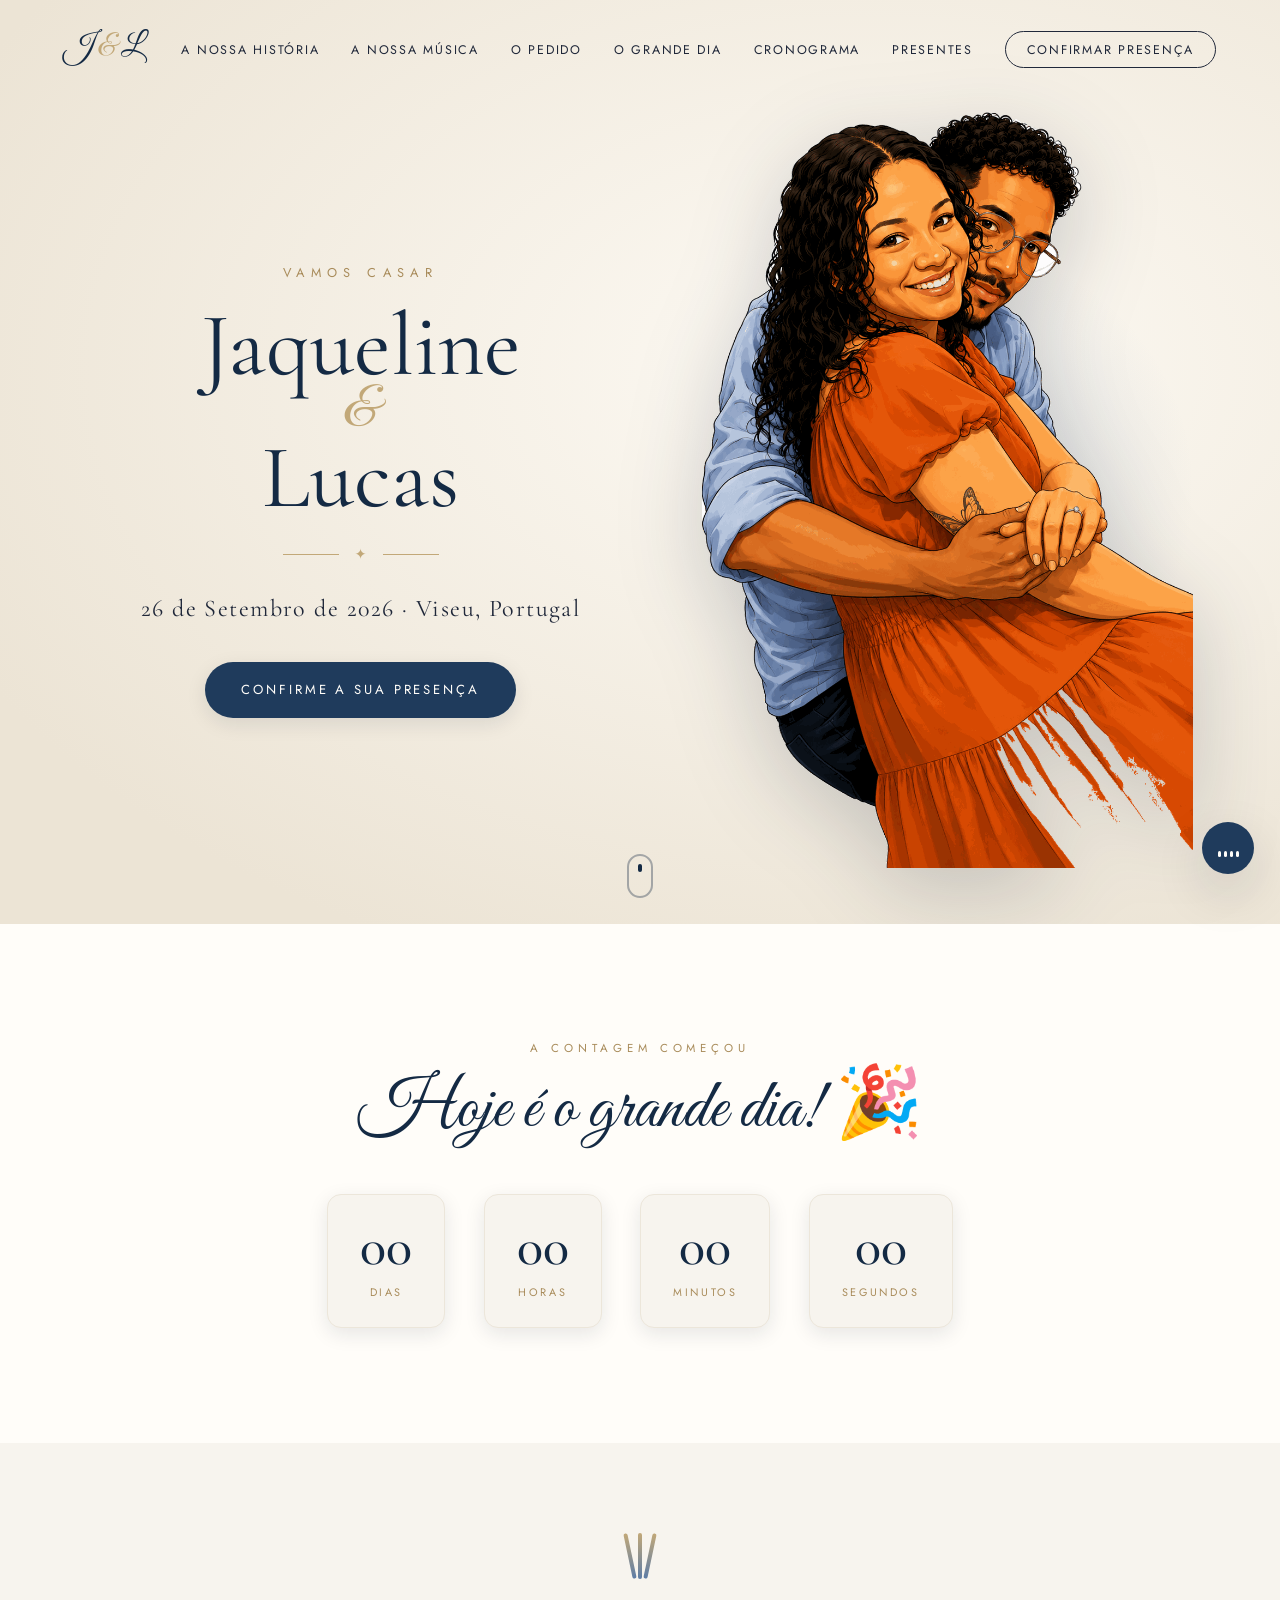
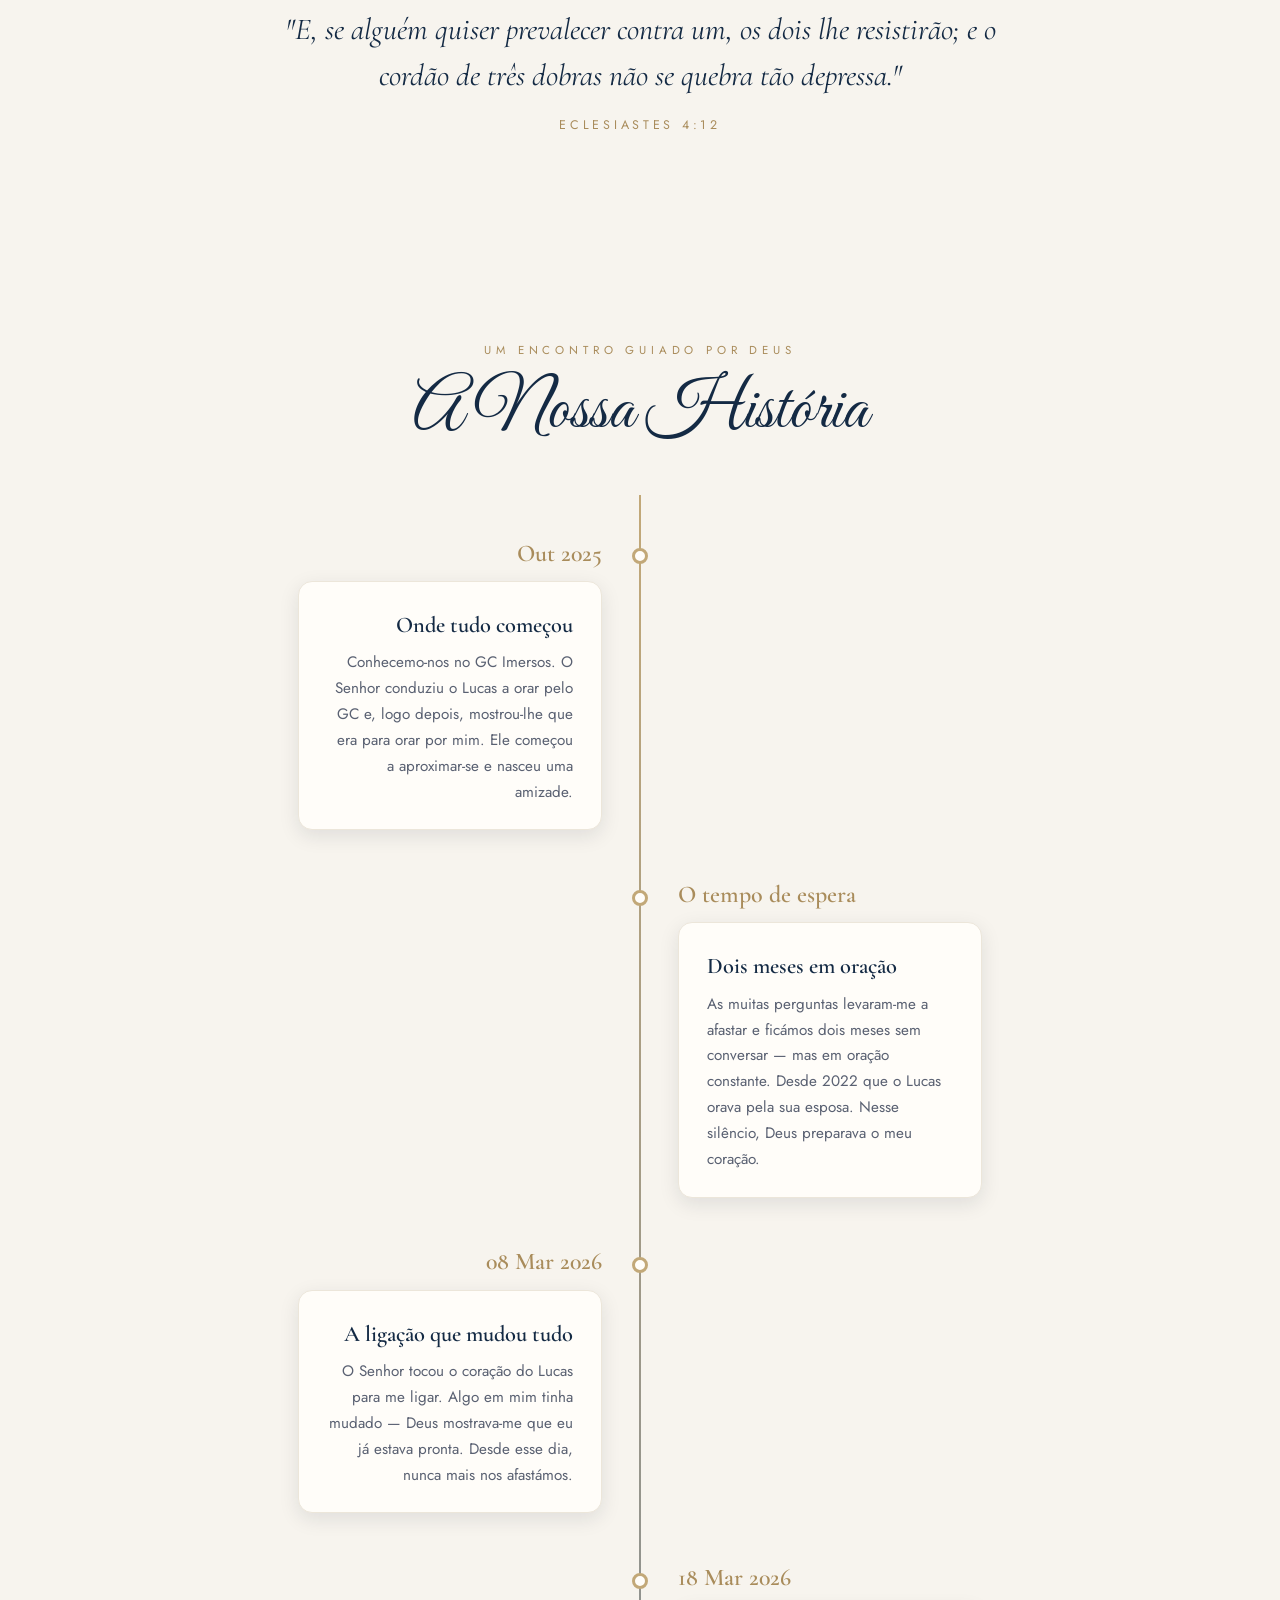
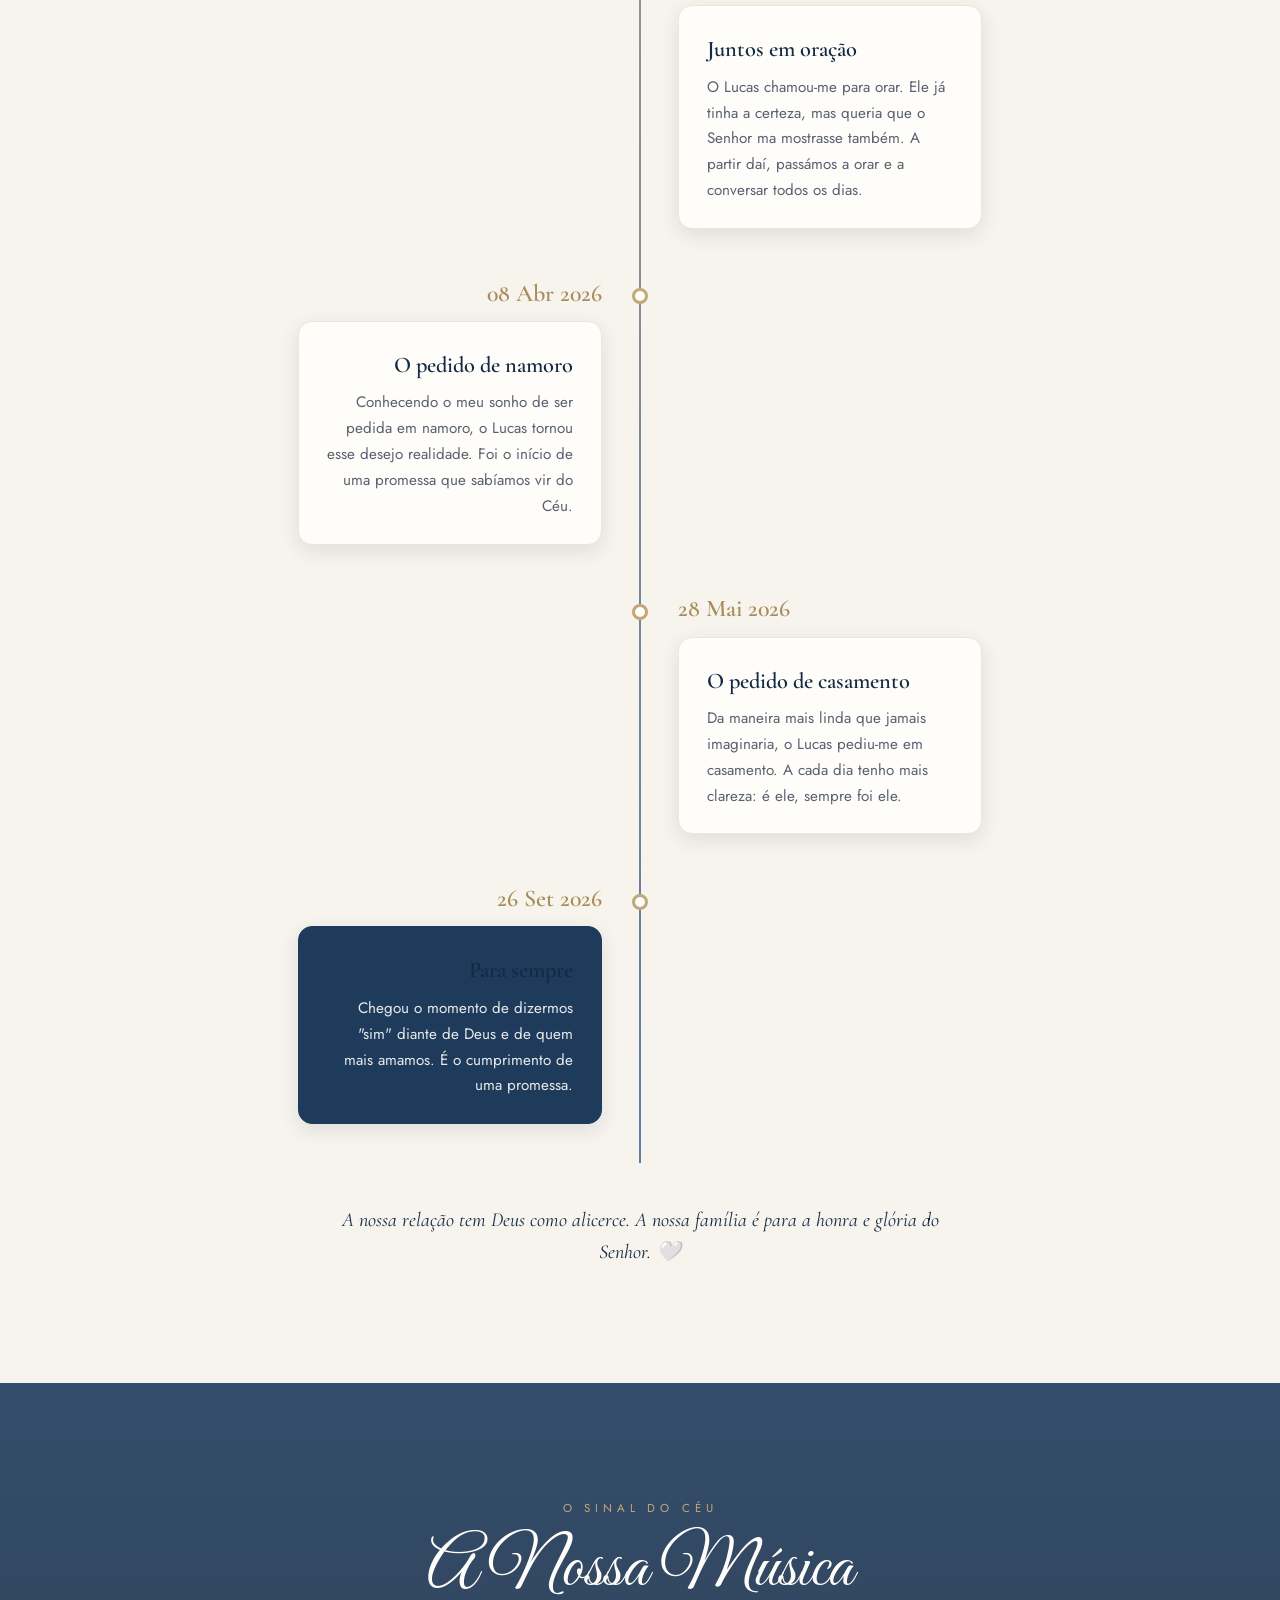
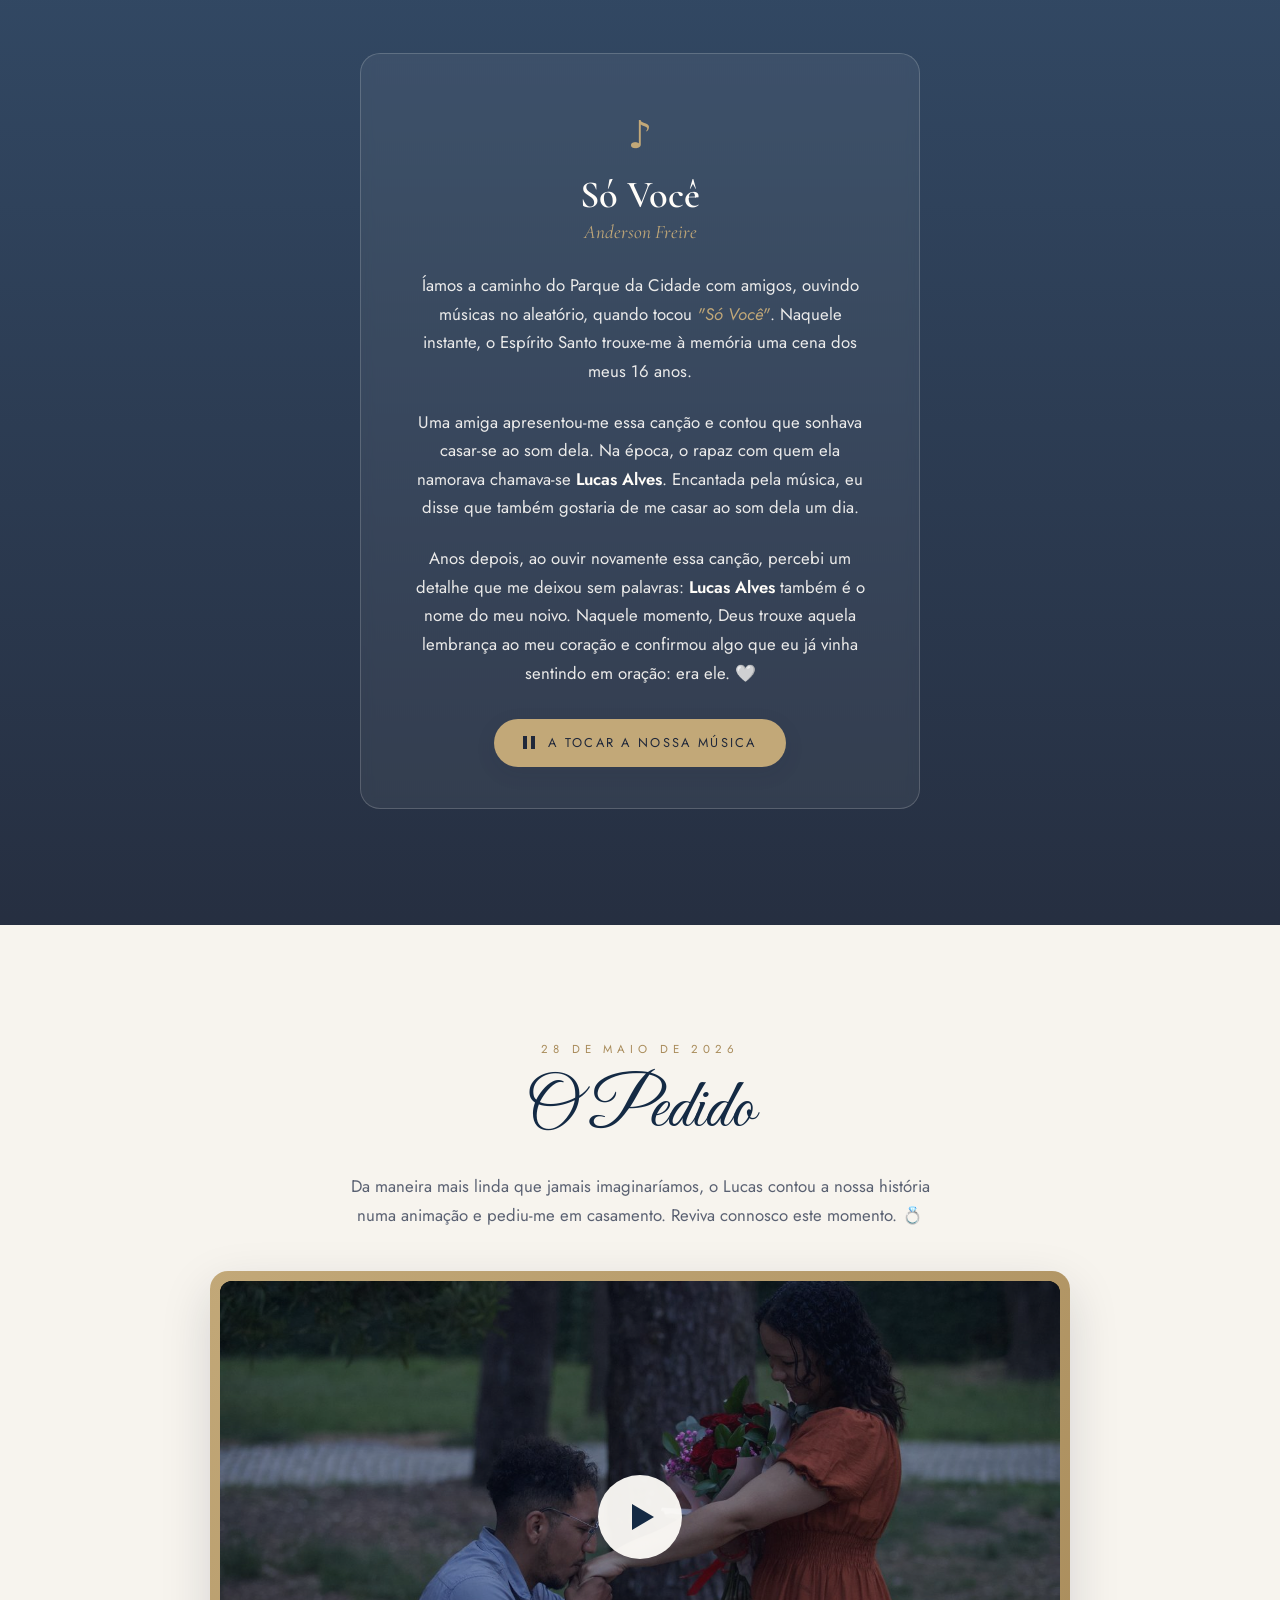
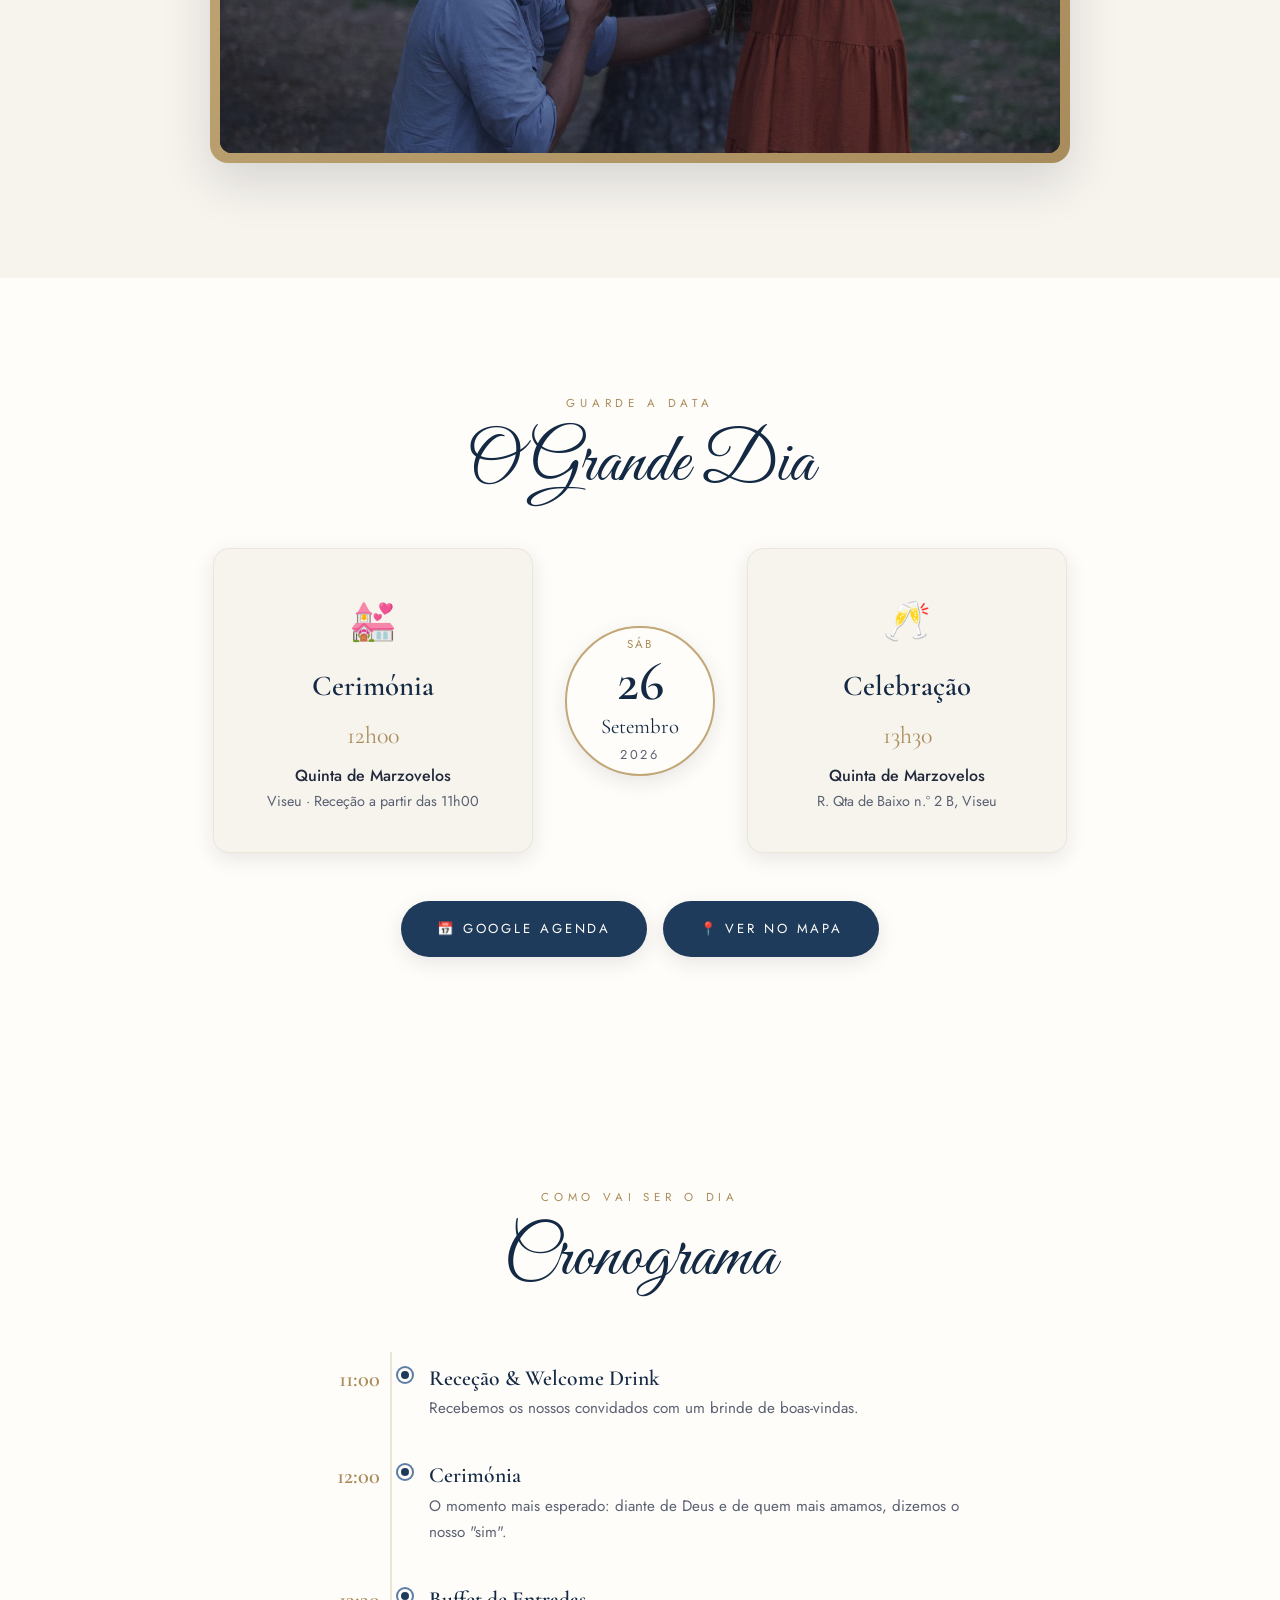
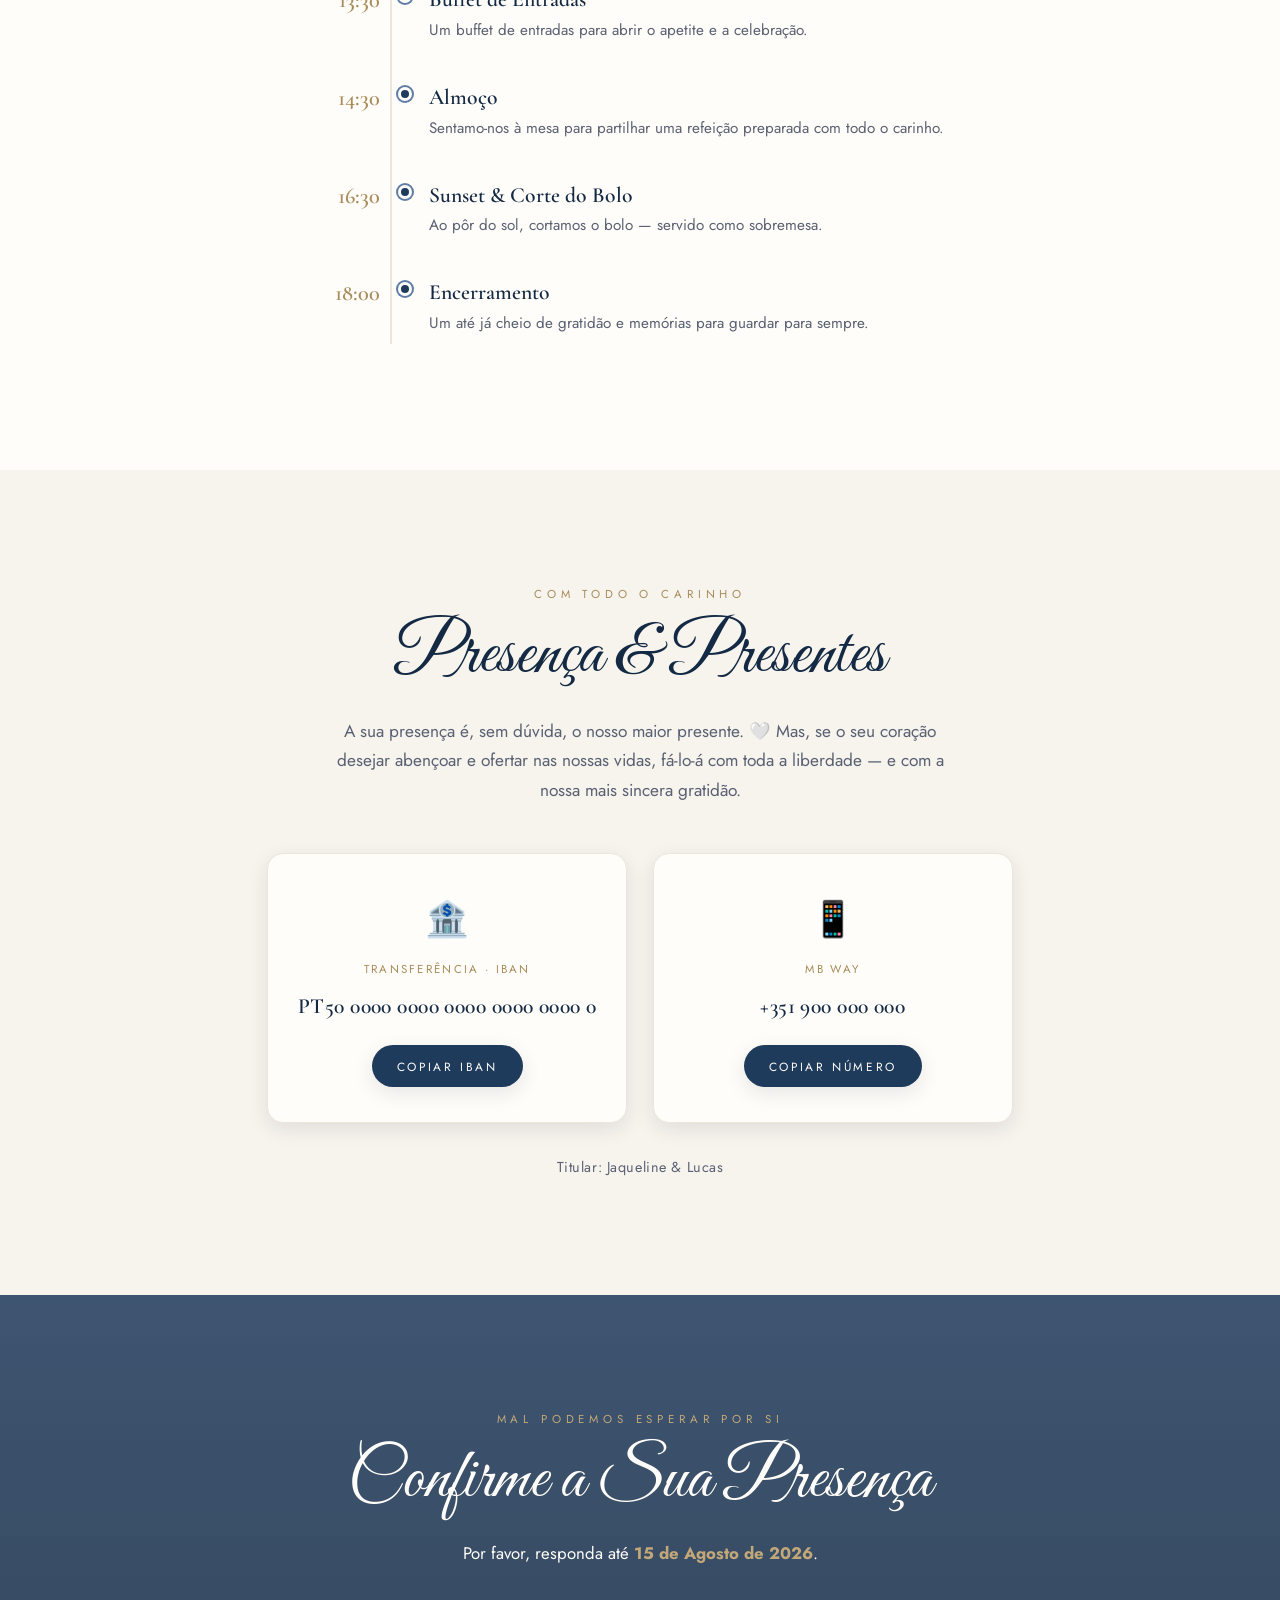
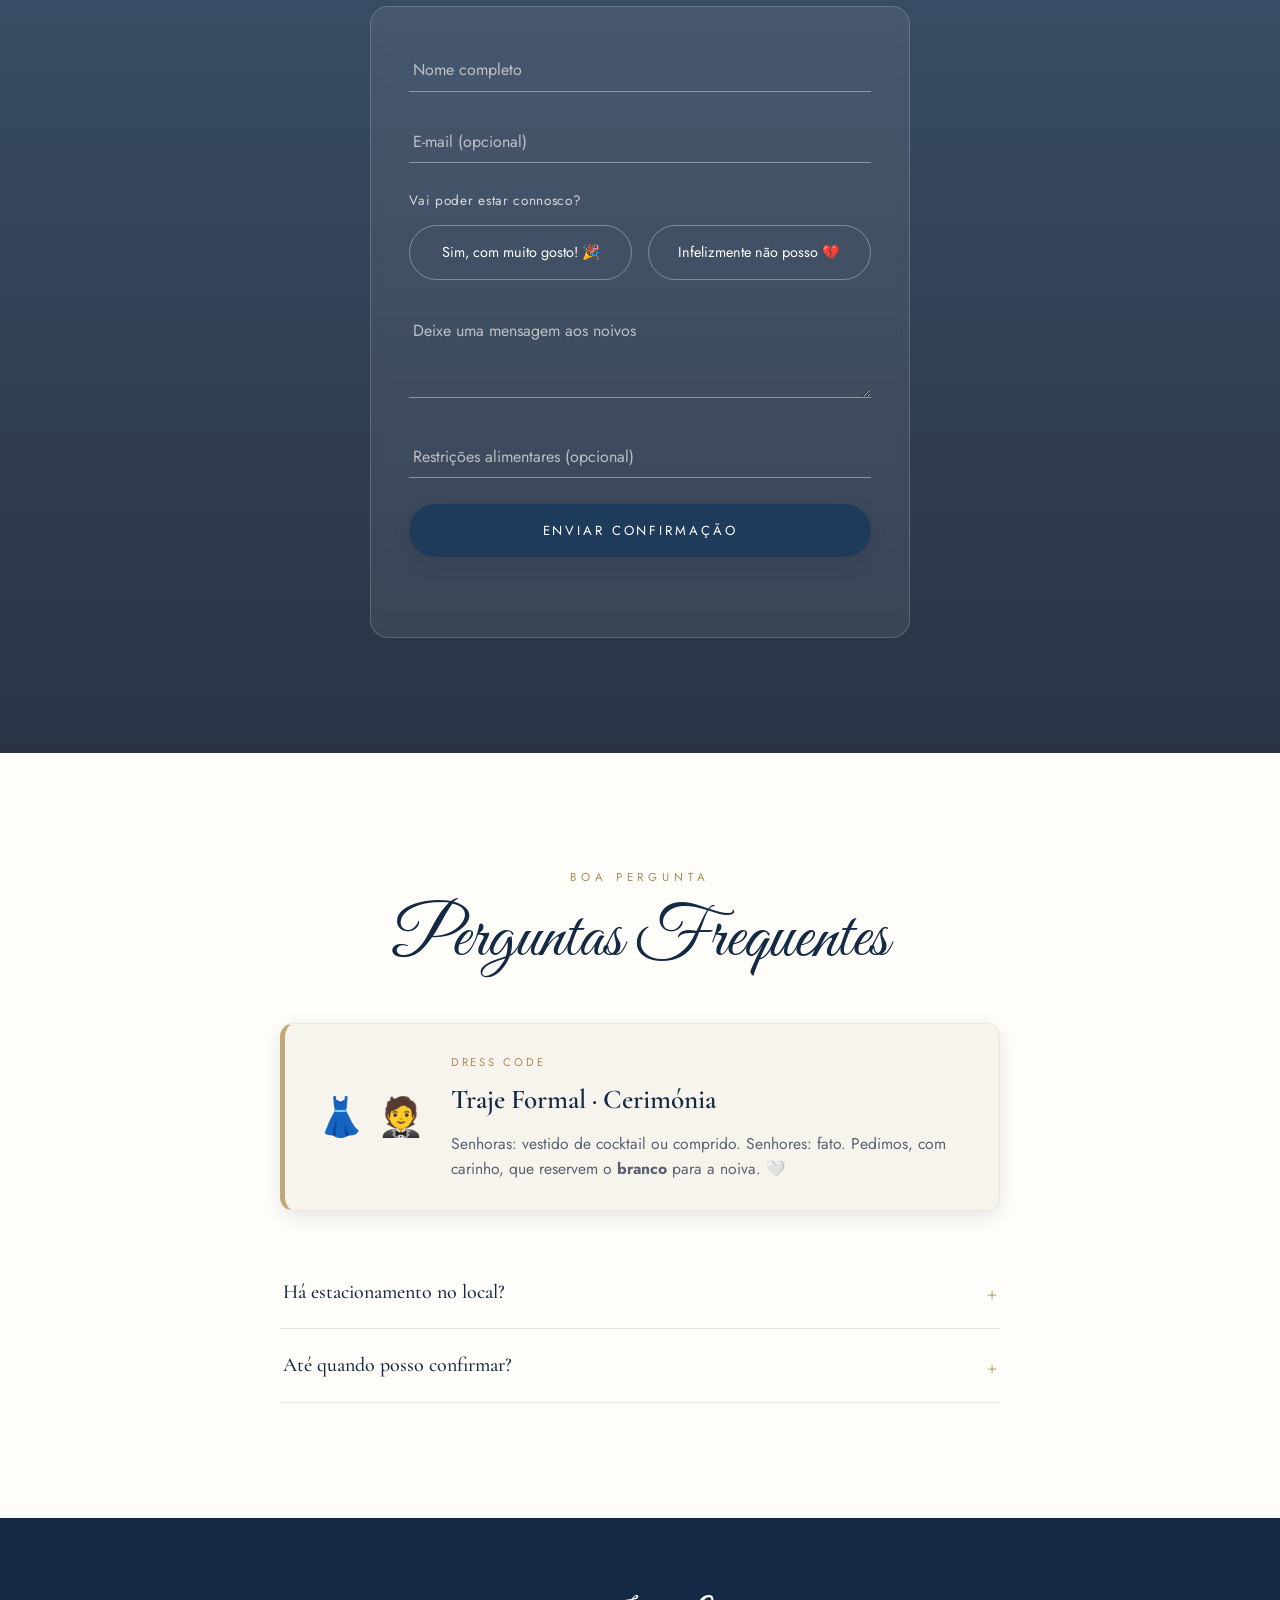
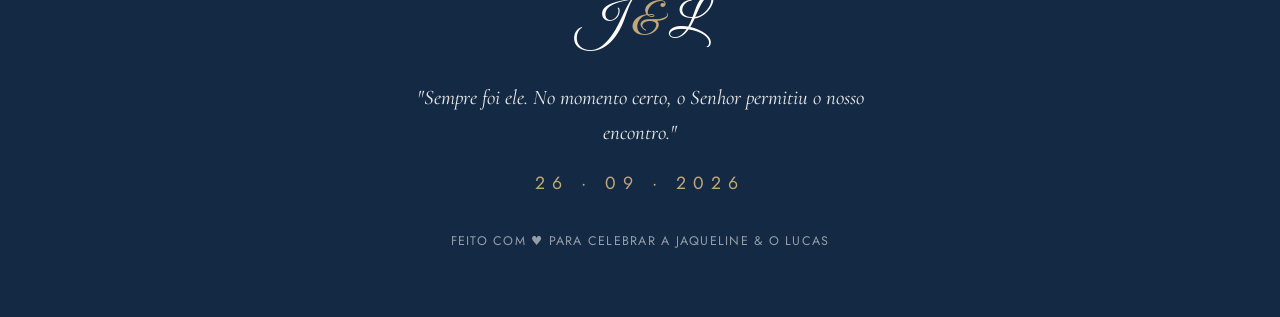
<file: index.html>
<!DOCTYPE html>
<html lang="pt">
<head>
  <meta charset="UTF-8" />
  <meta name="viewport" content="width=device-width, initial-scale=1.0" />
  <meta name="description" content="Convite de casamento de Jaqueline & Lucas. Junte-se a nós para celebrar o nosso amor." />
  <meta name="theme-color" content="#1f3b5c" />
  <title>Jaqueline &amp; Lucas · O Nosso Casamento</title>

  <!-- Open Graph -->
  <meta property="og:title" content="Jaqueline & Lucas · O Nosso Casamento" />
  <meta property="og:description" content="Junte-se a nós para celebrar o nosso amor." />
  <meta property="og:type" content="website" />

  <!-- Fontes -->
  <link rel="preconnect" href="https://fonts.googleapis.com" />
  <link rel="preconnect" href="https://fonts.gstatic.com" crossorigin />
  <link href="https://fonts.googleapis.com/css2?family=Cormorant+Garamond:ital,wght@0,300;0,400;0,500;0,600;1,400&family=Great+Vibes&family=Jost:wght@300;400;500&display=swap" rel="stylesheet" />

  <link rel="stylesheet" href="styles.css" />
  <link rel="icon" href="data:image/svg+xml,%3Csvg xmlns='http://www.w3.org/2000/svg' viewBox='0 0 100 100'%3E%3Ctext y='.9em' font-size='90'%3E%F0%9F%92%8D%3C/text%3E%3C/svg%3E" />
</head>
<body>

  <!-- Loader -->
  <div class="loader" id="loader">
    <div class="loader__inner">
      <div class="loader__monogram">J<span>&amp;</span>L</div>
      <div class="loader__bar"><span></span></div>
    </div>
  </div>

  <!-- Botão de música -->
  <button class="music-toggle" id="musicToggle" aria-label="Ativar música" title="Só Você — Anderson Freire">
    <span class="music-toggle__icon">
      <span></span><span></span><span></span><span></span>
    </span>
  </button>
  <!-- A nossa música: "Só Você" de Anderson Freire (versão instrumental). -->
  <audio id="bgMusic" loop preload="none">
    <source src="so-voce-anderson-freire.mp3" type="audio/mpeg" />
  </audio>

  <!-- Navegação -->
  <nav class="nav" id="nav">
    <a href="#hero" class="nav__brand">J <span>&amp;</span> L</a>
    <button class="nav__burger" id="burger" aria-label="Abrir menu">
      <span></span><span></span><span></span>
    </button>
    <ul class="nav__links" id="navLinks">
      <li><a href="#historia">A Nossa História</a></li>
      <li><a href="#musica">A Nossa Música</a></li>
      <li><a href="#pedido">O Pedido</a></li>
      <li><a href="#evento">O Grande Dia</a></li>
      <li><a href="#programa">Cronograma</a></li>
      <li><a href="#presentes">Presentes</a></li>
      <li><a href="#rsvp" class="nav__cta">Confirmar Presença</a></li>
    </ul>
  </nav>

  <!-- HERO -->
  <header class="hero" id="hero">
    <div class="hero__petals" id="petals" aria-hidden="true"></div>
    <div class="hero__inner">
      <div class="hero__text">
        <p class="hero__pretitle reveal">Vamos casar</p>
        <h1 class="hero__names">
          <span class="reveal" style="--d:.1s">Jaqueline</span>
          <span class="hero__amp reveal" style="--d:.3s">&amp;</span>
          <span class="reveal" style="--d:.5s">Lucas</span>
        </h1>
        <div class="hero__divider reveal" style="--d:.7s"><span></span>✦<span></span></div>
        <p class="hero__date reveal" style="--d:.9s">26 de Setembro de 2026 · Viseu, Portugal</p>
        <a href="#rsvp" class="btn btn--solid reveal" style="--d:1.1s">Confirme a sua presença</a>
      </div>
      <div class="hero__art reveal" style="--d:.5s">
        <img src="hero-desenho.png" alt="Ilustração de Jaqueline e Lucas abraçados" />
      </div>
    </div>
    <a href="#contagem" class="hero__scroll" aria-label="Descer">
      <span></span>
    </a>
  </header>

  <!-- CONTAGEM DECRESCENTE -->
  <section class="countdown" id="contagem">
    <div class="section-frame reveal-up">
      <p class="overline">A contagem começou</p>
      <h2 class="script-title">Falta pouco para o "Sim"</h2>
      <div class="countdown__grid" id="countdown">
        <div class="countdown__cell"><span class="countdown__num" id="cd-days">00</span><span class="countdown__label">Dias</span></div>
        <div class="countdown__cell"><span class="countdown__num" id="cd-hours">00</span><span class="countdown__label">Horas</span></div>
        <div class="countdown__cell"><span class="countdown__num" id="cd-min">00</span><span class="countdown__label">Minutos</span></div>
        <div class="countdown__cell"><span class="countdown__num" id="cd-sec">00</span><span class="countdown__label">Segundos</span></div>
      </div>
    </div>
  </section>

  <!-- VERSÍCULO -->
  <section class="verse" id="versiculo">
    <div class="section-frame">
      <div class="verse__cord reveal-up" aria-hidden="true">
        <span></span><span></span><span></span>
      </div>
      <p class="verse__text reveal-up">"E, se alguém quiser prevalecer contra um, os dois lhe resistirão; e o cordão de três dobras não se quebra tão depressa."</p>
      <p class="verse__ref reveal-up">Eclesiastes 4:12</p>
    </div>
  </section>

  <!-- A NOSSA HISTÓRIA -->
  <section class="story" id="historia">
    <div class="section-frame">
      <p class="overline reveal-up">Um encontro guiado por Deus</p>
      <h2 class="script-title reveal-up">A Nossa História</h2>
      <div class="timeline">
        <div class="timeline__item reveal-up">
          <div class="timeline__dot"></div>
          <div class="timeline__year">Out 2025</div>
          <div class="timeline__card">
            <h3>Onde tudo começou</h3>
            <p>Conhecemo-nos no GC Imersos. O Senhor conduziu o Lucas a orar pelo GC e, logo depois, mostrou-lhe que era para orar por mim. Ele começou a aproximar-se e nasceu uma amizade.</p>
          </div>
        </div>
        <div class="timeline__item reveal-up">
          <div class="timeline__dot"></div>
          <div class="timeline__year">O tempo de espera</div>
          <div class="timeline__card">
            <h3>Dois meses em oração</h3>
            <p>As muitas perguntas levaram-me a afastar e ficámos dois meses sem conversar — mas em oração constante. Desde 2022 que o Lucas orava pela sua esposa. Nesse silêncio, Deus preparava o meu coração.</p>
          </div>
        </div>
        <div class="timeline__item reveal-up">
          <div class="timeline__dot"></div>
          <div class="timeline__year">08 Mar 2026</div>
          <div class="timeline__card">
            <h3>A ligação que mudou tudo</h3>
            <p>O Senhor tocou o coração do Lucas para me ligar. Algo em mim tinha mudado — Deus mostrava-me que eu já estava pronta. Desde esse dia, nunca mais nos afastámos.</p>
          </div>
        </div>
        <div class="timeline__item reveal-up">
          <div class="timeline__dot"></div>
          <div class="timeline__year">18 Mar 2026</div>
          <div class="timeline__card">
            <h3>Juntos em oração</h3>
            <p>O Lucas chamou-me para orar. Ele já tinha a certeza, mas queria que o Senhor ma mostrasse também. A partir daí, passámos a orar e a conversar todos os dias.</p>
          </div>
        </div>
        <div class="timeline__item reveal-up">
          <div class="timeline__dot"></div>
          <div class="timeline__year">08 Abr 2026</div>
          <div class="timeline__card">
            <h3>O pedido de namoro</h3>
            <p>Conhecendo o meu sonho de ser pedida em namoro, o Lucas tornou esse desejo realidade. Foi o início de uma promessa que sabíamos vir do Céu.</p>
          </div>
        </div>
        <div class="timeline__item reveal-up">
          <div class="timeline__dot"></div>
          <div class="timeline__year">28 Mai 2026</div>
          <div class="timeline__card">
            <h3>O pedido de casamento</h3>
            <p>Da maneira mais linda que jamais imaginaria, o Lucas pediu-me em casamento. A cada dia tenho mais clareza: é ele, sempre foi ele.</p>
          </div>
        </div>
        <div class="timeline__item reveal-up">
          <div class="timeline__dot"></div>
          <div class="timeline__year">26 Set 2026</div>
          <div class="timeline__card timeline__card--highlight">
            <h3>Para sempre</h3>
            <p>Chegou o momento de dizermos "sim" diante de Deus e de quem mais amamos. É o cumprimento de uma promessa.</p>
          </div>
        </div>
      </div>
      <p class="story__closing reveal-up">A nossa relação tem Deus como alicerce. A nossa família é para a honra e glória do Senhor. 🤍</p>
    </div>
  </section>

  <!-- A NOSSA MÚSICA -->
  <section class="song" id="musica">
    <div class="song__overlay"></div>
    <div class="section-frame">
      <p class="overline reveal-up">O sinal do Céu</p>
      <h2 class="script-title reveal-up">A Nossa Música</h2>
      <div class="song__card reveal-up">
        <div class="song__note">♪</div>
        <h3 class="song__title">Só Você</h3>
        <p class="song__artist">Anderson Freire</p>
        <p class="song__story">Íamos a caminho do Parque da Cidade com amigos, ouvindo músicas no aleatório, quando tocou <em>"Só Você"</em>. Naquele instante, o Espírito Santo trouxe-me à memória uma cena dos meus 16 anos.</p>
        <p class="song__story">Uma amiga apresentou-me essa canção e contou que sonhava casar-se ao som dela. Na época, o rapaz com quem ela namorava chamava-se <strong>Lucas Alves</strong>. Encantada pela música, eu disse que também gostaria de me casar ao som dela um dia.</p>
        <p class="song__story">Anos depois, ao ouvir novamente essa canção, percebi um detalhe que me deixou sem palavras: <strong>Lucas Alves</strong> também é o nome do meu noivo. Naquele momento, Deus trouxe aquela lembrança ao meu coração e confirmou algo que eu já vinha sentindo em oração: era ele. 🤍</p>
        <button class="song__play" id="songPlay" aria-label="Tocar a nossa música">
          <span class="song__play-icon"></span>
          <span class="song__play-text">Tocar a nossa música</span>
        </button>
      </div>
    </div>
  </section>

  <!-- O PEDIDO (vídeo) -->
  <section class="proposal" id="pedido">
    <div class="section-frame">
      <p class="overline reveal-up">28 de Maio de 2026</p>
      <h2 class="script-title reveal-up">O Pedido</h2>
      <p class="proposal__intro reveal-up">Da maneira mais linda que jamais imaginaríamos, o Lucas contou a nossa história numa animação e pediu-me em casamento. Reviva connosco este momento. 💍</p>
      <div class="proposal__frame reveal-up">
        <div class="proposal__video">
          <button class="proposal__facade" id="proposalFacade" style="background-image:url('video-capa.jpg')" aria-label="Reproduzir o vídeo do pedido">
            <span class="proposal__play"></span>
          </button>
          <div id="proposalPlayer"></div>
        </div>
      </div>
    </div>
  </section>

  <!-- O GRANDE DIA -->
  <section class="event" id="evento">
    <div class="section-frame">
      <p class="overline reveal-up">Guarde a data</p>
      <h2 class="script-title reveal-up">O Grande Dia</h2>
      <div class="event__cards">
        <article class="event-card reveal-up">
          <div class="event-card__icon">💒</div>
          <h3>Cerimónia</h3>
          <p class="event-card__time">12h00</p>
          <p class="event-card__place">Quinta de Marzovelos</p>
          <p class="event-card__addr">Viseu · Receção a partir das 11h00</p>
        </article>
        <div class="event__date reveal-up">
          <span class="event__day">Sáb</span>
          <span class="event__num">26</span>
          <span class="event__month">Setembro</span>
          <span class="event__yr">2026</span>
        </div>
        <article class="event-card reveal-up">
          <div class="event-card__icon">🥂</div>
          <h3>Celebração</h3>
          <p class="event-card__time">13h30</p>
          <p class="event-card__place">Quinta de Marzovelos</p>
          <p class="event-card__addr">R. Qta de Baixo n.º 2 B, Viseu</p>
        </article>
      </div>
      <div class="event__actions reveal-up">
        <a class="btn btn--solid" id="gcalBtn" href="#" target="_blank" rel="noopener">📅 Google Agenda</a>
        <a class="btn btn--solid" href="https://maps.google.com/?q=Quinta+de+Marzovelos,+R.+Qta+de+Baixo+2B,+3510-014+Viseu" target="_blank" rel="noopener">📍 Ver no mapa</a>
      </div>
    </div>
  </section>

  <!-- PROGRAMA -->
  <section class="schedule" id="programa">
    <div class="section-frame">
      <p class="overline reveal-up">Como vai ser o dia</p>
      <h2 class="script-title reveal-up">Cronograma</h2>
      <div class="schedule__list">
        <div class="schedule__item reveal-up"><span class="schedule__time">11:00</span><span class="schedule__dot"></span><div><h3>Receção &amp; Welcome Drink</h3><p>Recebemos os nossos convidados com um brinde de boas-vindas.</p></div></div>
        <div class="schedule__item reveal-up"><span class="schedule__time">12:00</span><span class="schedule__dot"></span><div><h3>Cerimónia</h3><p>O momento mais esperado: diante de Deus e de quem mais amamos, dizemos o nosso "sim".</p></div></div>
        <div class="schedule__item reveal-up"><span class="schedule__time">13:30</span><span class="schedule__dot"></span><div><h3>Buffet de Entradas</h3><p>Um buffet de entradas para abrir o apetite e a celebração.</p></div></div>
        <div class="schedule__item reveal-up"><span class="schedule__time">14:30</span><span class="schedule__dot"></span><div><h3>Almoço</h3><p>Sentamo-nos à mesa para partilhar uma refeição preparada com todo o carinho.</p></div></div>
        <div class="schedule__item reveal-up"><span class="schedule__time">16:30</span><span class="schedule__dot"></span><div><h3>Sunset &amp; Corte do Bolo</h3><p>Ao pôr do sol, cortamos o bolo — servido como sobremesa.</p></div></div>
        <div class="schedule__item reveal-up"><span class="schedule__time">18:00</span><span class="schedule__dot"></span><div><h3>Encerramento</h3><p>Um até já cheio de gratidão e memórias para guardar para sempre.</p></div></div>
      </div>
    </div>
  </section>

  <!-- PRESENTES -->
  <section class="gifts" id="presentes">
    <div class="section-frame">
      <p class="overline reveal-up">Com todo o carinho</p>
      <h2 class="script-title reveal-up">Presença &amp; Presentes</h2>
      <p class="gifts__intro reveal-up">A sua presença é, sem dúvida, o nosso maior presente. 🤍 Mas, se o seu coração desejar abençoar e ofertar nas nossas vidas, fá-lo-á com toda a liberdade — e com a nossa mais sincera gratidão.</p>
      <div class="gifts__methods">
        <div class="pay-card reveal-up">
          <div class="pay-card__icon">🏦</div>
          <p class="pay-card__label">Transferência · IBAN</p>
          <p class="pay-card__value" id="ibanValue">PT50 0000 0000 0000 0000 0000 0</p>
          <button class="btn btn--solid btn--sm" data-copy="iban">Copiar IBAN</button>
        </div>
        <div class="pay-card reveal-up">
          <div class="pay-card__icon">📱</div>
          <p class="pay-card__label">MB WAY</p>
          <p class="pay-card__value" id="mbwayValue">+351 900 000 000</p>
          <button class="btn btn--solid btn--sm" data-copy="mbway">Copiar número</button>
        </div>
      </div>
      <p class="gifts__note reveal-up">Titular: Jaqueline &amp; Lucas</p>
    </div>
  </section>

  <!-- RSVP -->
  <section class="rsvp" id="rsvp">
    <div class="rsvp__overlay"></div>
    <div class="section-frame">
      <p class="overline reveal-up">Mal podemos esperar por si</p>
      <h2 class="script-title reveal-up">Confirme a Sua Presença</h2>
      <p class="rsvp__deadline reveal-up">Por favor, responda até <strong>15 de Agosto de 2026</strong>.</p>
      <form class="rsvp__form reveal-up" id="rsvpForm" novalidate>
        <div class="field">
          <input type="text" id="name" name="name" required placeholder=" " />
          <label for="name">Nome completo</label>
        </div>
        <div class="field">
          <input type="email" id="email" name="email" placeholder=" " />
          <label for="email">E-mail (opcional)</label>
        </div>
        <div class="field">
          <p class="field__legend">Vai poder estar connosco?</p>
          <div class="choice">
            <label class="choice__opt"><input type="radio" name="attend" value="sim" required /><span>Sim, com muito gosto! 🎉</span></label>
            <label class="choice__opt"><input type="radio" name="attend" value="nao" /><span>Infelizmente não posso 💔</span></label>
          </div>
        </div>
        <div class="field field--guests" id="guestsField">
          <input type="number" id="guests" name="guests" min="1" max="6" value="1" placeholder=" " />
          <label for="guests">Número de pessoas (incluindo o próprio)</label>
        </div>
        <div class="field">
          <textarea id="message" name="message" rows="3" placeholder=" "></textarea>
          <label for="message">Deixe uma mensagem aos noivos</label>
        </div>
        <div class="field field--diet">
          <input type="text" id="diet" name="diet" placeholder=" " />
          <label for="diet">Restrições alimentares (opcional)</label>
        </div>
        <button type="submit" class="btn btn--solid btn--block">Enviar confirmação</button>
        <p class="rsvp__feedback" id="rsvpFeedback" role="status"></p>
      </form>
    </div>
  </section>

  <!-- FAQ -->
  <section class="faq">
    <div class="section-frame">
      <p class="overline reveal-up">Boa pergunta</p>
      <h2 class="script-title reveal-up">Perguntas Frequentes</h2>

      <div class="dresscode reveal-up">
        <div class="dresscode__icon">👗 🤵</div>
        <div class="dresscode__body">
          <p class="dresscode__label">Dress Code</p>
          <h3 class="dresscode__title">Traje Formal · Cerimónia</h3>
          <p class="dresscode__text">Senhoras: vestido de cocktail ou comprido. Senhores: fato. Pedimos, com carinho, que reservem o <strong>branco</strong> para a noiva. 🤍</p>
        </div>
      </div>

      <div class="faq__list" id="faqList">
        <div class="faq__item reveal-up"><button class="faq__q">Há estacionamento no local?<span>+</span></button><div class="faq__a"><p>Sim, a Quinta de Marzovelos dispõe de estacionamento gratuito para todos os convidados.</p></div></div>
        <div class="faq__item reveal-up"><button class="faq__q">Até quando posso confirmar?<span>+</span></button><div class="faq__a"><p>Pedimos que confirme a sua presença até 15 de Agosto de 2026, para garantirmos que tudo corre na perfeição.</p></div></div>
      </div>
    </div>
  </section>

  <!-- FOOTER -->
  <footer class="footer">
    <div class="footer__monogram">J <span>&amp;</span> L</div>
    <p class="footer__quote">"Sempre foi ele. No momento certo, o Senhor permitiu o nosso encontro."</p>
    <p class="footer__date">26 · 09 · 2026</p>
    <p class="footer__credit">Feito com ♥ para celebrar a Jaqueline &amp; o Lucas</p>
  </footer>

  <script src="script.js"></script>
</body>
</html>
</file>
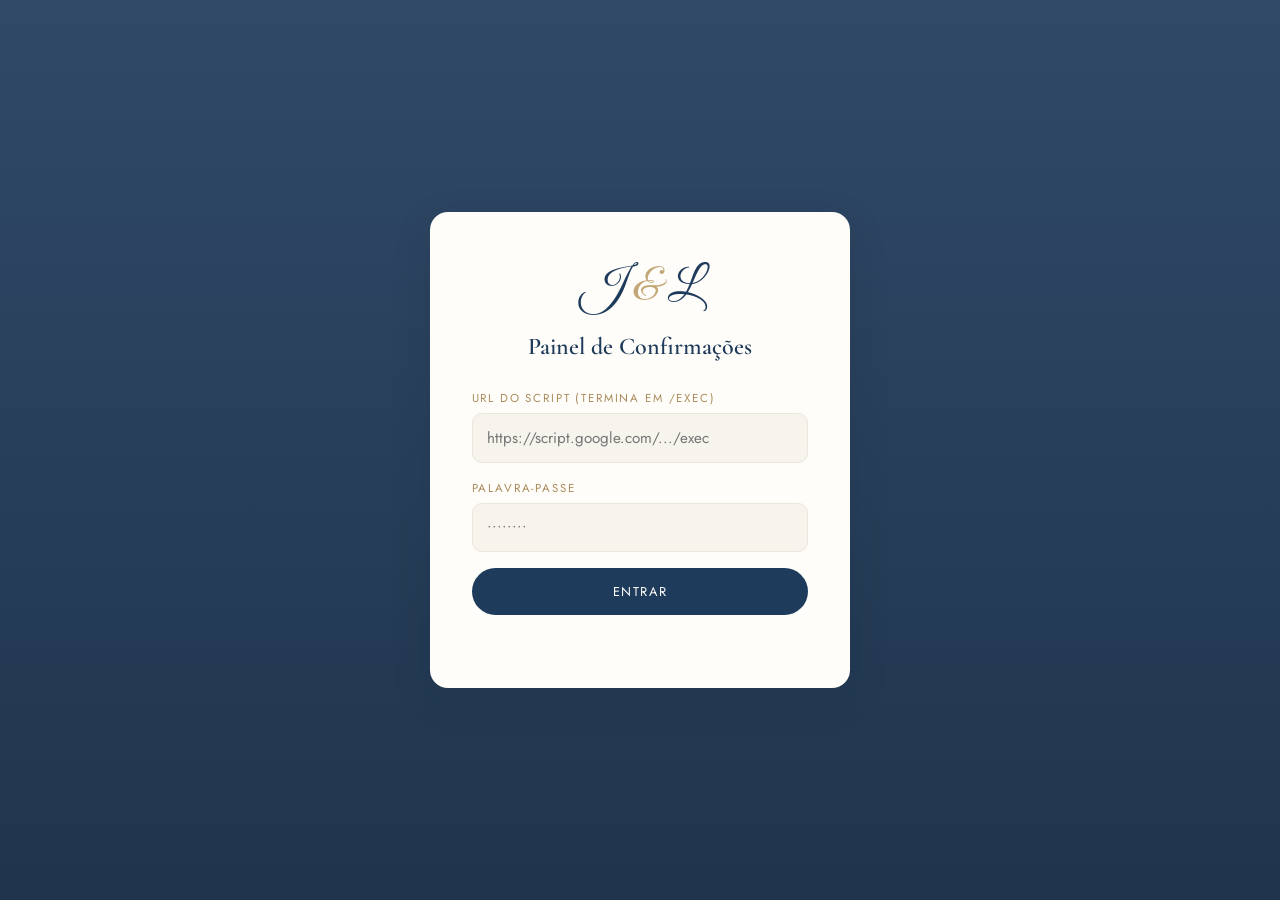
<file: admin.html>
<!DOCTYPE html>
<html lang="pt">
<head>
  <meta charset="UTF-8" />
  <meta name="viewport" content="width=device-width, initial-scale=1.0" />
  <meta name="robots" content="noindex, nofollow" />
  <title>Admin · Confirmações · Jaqueline &amp; Lucas</title>
  <link rel="preconnect" href="https://fonts.googleapis.com" />
  <link rel="preconnect" href="https://fonts.gstatic.com" crossorigin />
  <link href="https://fonts.googleapis.com/css2?family=Cormorant+Garamond:wght@400;600&family=Great+Vibes&family=Jost:wght@300;400;500&display=swap" rel="stylesheet" />
  <link rel="icon" href="data:image/svg+xml,%3Csvg xmlns='http://www.w3.org/2000/svg' viewBox='0 0 100 100'%3E%3Ctext y='.9em' font-size='90'%3E%F0%9F%92%8D%3C/text%3E%3C/svg%3E" />
  <style>
    :root{
      --navy:#1f3b5c; --navy-dark:#142a44; --navy-soft:#5e7da6;
      --cream:#f7f4ee; --cream-deep:#ece6da; --ivory:#fffdf9;
      --gold:#c2a878; --gold-deep:#a98c5b; --ink:#20283a; --ink-soft:#5a6172;
      --sans:'Jost',system-ui,sans-serif; --serif:'Cormorant Garamond',serif; --script:'Great Vibes',cursive;
      --shadow:0 12px 40px rgba(20,30,50,.12);
    }
    *{margin:0;padding:0;box-sizing:border-box}
    body{font-family:var(--sans);background:var(--cream);color:var(--ink);line-height:1.6;min-height:100vh}
    a{color:var(--navy)}
    .wrap{max-width:1100px;margin:0 auto;padding:1.5rem}

    /* Login */
    .login{min-height:100vh;display:grid;place-items:center;padding:1.5rem;
      background:linear-gradient(rgba(31,59,92,.92),rgba(20,42,68,.95))}
    .login__card{background:var(--ivory);border-radius:18px;box-shadow:var(--shadow);
      padding:2.6rem;max-width:420px;width:100%;text-align:center}
    .login__mono{font-family:var(--script);font-size:2.8rem;color:var(--navy)}
    .login__mono span{color:var(--gold)}
    .login__card h1{font-family:var(--serif);font-size:1.5rem;color:var(--navy);margin:.2rem 0 1.4rem;font-weight:600}
    .field{text-align:left;margin-bottom:1rem}
    .field label{display:block;font-size:.72rem;text-transform:uppercase;letter-spacing:.16em;color:var(--gold-deep);margin-bottom:.35rem}
    .field input{width:100%;border:1px solid var(--cream-deep);border-radius:10px;padding:.8rem .9rem;font-family:var(--sans);font-size:.95rem;background:var(--cream)}
    .field input:focus{outline:none;border-color:var(--gold)}
    .btn{font-family:var(--sans);border:none;cursor:pointer;border-radius:50px;
      padding:.85rem 1.6rem;font-size:.8rem;letter-spacing:.12em;text-transform:uppercase;
      background:var(--navy);color:var(--ivory);transition:.25s}
    .btn:hover{background:var(--navy-dark)}
    .btn--block{display:block;width:100%}
    .btn--ghost{background:transparent;color:var(--navy);border:1px solid var(--navy)}
    .btn--ghost:hover{background:var(--navy);color:var(--ivory)}
    .btn--sm{padding:.5rem 1rem;font-size:.7rem}
    .msg{margin-top:.8rem;font-size:.88rem;min-height:1.2rem}
    .msg.err{color:#c0392b}
    .hidden{display:none!important}

    /* Dashboard */
    .top{display:flex;justify-content:space-between;align-items:center;flex-wrap:wrap;gap:1rem;
      padding:1.2rem 1.5rem;background:var(--navy);color:var(--ivory)}
    .top__brand{font-family:var(--script);font-size:1.8rem}
    .top__brand span{color:var(--gold)}
    .top__actions{display:flex;gap:.6rem;flex-wrap:wrap}
    .top .btn{background:var(--gold);color:var(--ink)}
    .top .btn:hover{background:#d4bd8e}
    .top .btn--ghost{background:transparent;color:var(--ivory);border-color:rgba(255,253,249,.5)}
    .top .btn--ghost:hover{background:rgba(255,253,249,.15);color:var(--ivory)}

    .stats{display:grid;grid-template-columns:repeat(auto-fit,minmax(180px,1fr));gap:1rem;margin:1.5rem 0}
    .stat{background:var(--ivory);border:1px solid var(--cream-deep);border-radius:14px;padding:1.4rem;box-shadow:0 6px 20px rgba(20,30,50,.06)}
    .stat__num{font-family:var(--serif);font-size:2.6rem;font-weight:600;color:var(--navy);line-height:1}
    .stat__label{font-size:.72rem;text-transform:uppercase;letter-spacing:.16em;color:var(--gold-deep);margin-top:.4rem}
    .stat--gold .stat__num{color:var(--gold-deep)}

    .toolbar{display:flex;gap:.8rem;flex-wrap:wrap;align-items:center;margin-bottom:1rem}
    .toolbar input{flex:1 1 220px;border:1px solid var(--cream-deep);border-radius:50px;padding:.7rem 1.1rem;font-family:var(--sans);background:var(--ivory)}
    .toolbar input:focus{outline:none;border-color:var(--gold)}

    .table-wrap{background:var(--ivory);border:1px solid var(--cream-deep);border-radius:14px;overflow:auto;box-shadow:0 6px 20px rgba(20,30,50,.06)}
    table{width:100%;border-collapse:collapse;font-size:.9rem;min-width:760px}
    th,td{padding:.85rem 1rem;text-align:left;border-bottom:1px solid var(--cream-deep);vertical-align:top}
    th{background:var(--cream);font-size:.7rem;text-transform:uppercase;letter-spacing:.12em;color:var(--gold-deep);position:sticky;top:0}
    tr:last-child td{border-bottom:none}
    .tag{display:inline-block;padding:.2rem .7rem;border-radius:50px;font-size:.74rem;font-weight:500}
    .tag--yes{background:#e3efe1;color:#2e6b3e}
    .tag--no{background:#f6e2df;color:#a23b2c}
    .del{background:none;border:none;color:#c0392b;cursor:pointer;font-size:1.1rem;line-height:1}
    .empty{padding:3rem;text-align:center;color:var(--ink-soft)}
    .foot{text-align:center;color:var(--ink-soft);font-size:.8rem;margin:2rem 0 1rem}
    @media(max-width:520px){ .top__brand{font-size:1.4rem} }
  </style>
</head>
<body>

  <!-- LOGIN -->
  <section class="login" id="loginView">
    <div class="login__card">
      <div class="login__mono">J <span>&amp;</span> L</div>
      <h1>Painel de Confirmações</h1>
      <div class="field">
        <label for="endpoint">URL do script (termina em /exec)</label>
        <input type="url" id="endpoint" placeholder="https://script.google.com/.../exec" />
      </div>
      <div class="field">
        <label for="pass">Palavra-passe</label>
        <input type="password" id="pass" placeholder="••••••••" />
      </div>
      <button class="btn btn--block" id="loginBtn">Entrar</button>
      <p class="msg" id="loginMsg"></p>
    </div>
  </section>

  <!-- DASHBOARD -->
  <div id="dashView" class="hidden">
    <header class="top">
      <div class="top__brand">J <span>&amp;</span> L · Confirmações</div>
      <div class="top__actions">
        <button class="btn btn--sm" id="refreshBtn">↻ Atualizar</button>
        <button class="btn btn--sm" id="exportBtn">⬇ Exportar CSV</button>
        <button class="btn btn--ghost btn--sm" id="logoutBtn">Sair</button>
      </div>
    </header>

    <div class="wrap">
      <div class="stats" id="stats"></div>

      <div class="toolbar">
        <input type="search" id="search" placeholder="🔎 Pesquisar por nome, e-mail ou mensagem…" />
      </div>

      <div class="table-wrap">
        <table>
          <thead>
            <tr>
              <th>Data</th><th>Nome</th><th>Presença</th><th>Pessoas</th>
              <th>E-mail</th><th>Mensagem</th><th>Restrições</th><th></th>
            </tr>
          </thead>
          <tbody id="tbody"></tbody>
        </table>
        <div class="empty hidden" id="empty">Ainda não há confirmações.</div>
      </div>

      <p class="foot">Atualizado em <span id="updatedAt">—</span></p>
    </div>
  </div>

  <script>
  (function(){
    var $ = function(s){ return document.querySelector(s); };
    var endpoint = localStorage.getItem('jl_admin_endpoint') || '';
    var token = sessionStorage.getItem('jl_admin_token') || '';
    var rows = [];

    /* ---------- JSONP ---------- */
    function jsonp(params){
      return new Promise(function(resolve, reject){
        var cb = '__jl' + Date.now() + Math.floor(Math.random()*1000);
        var s = document.createElement('script');
        var timer = setTimeout(function(){ cleanup(); reject(new Error('Sem resposta (verifique o URL).')); }, 15000);
        function cleanup(){ delete window[cb]; if(s.parentNode){ s.parentNode.removeChild(s); } clearTimeout(timer); }
        window[cb] = function(data){ cleanup(); resolve(data); };
        s.onerror = function(){ cleanup(); reject(new Error('Falha de ligação ao script.')); };
        var sep = endpoint.indexOf('?') >= 0 ? '&' : '?';
        s.src = endpoint + sep + 'callback=' + cb + '&token=' + encodeURIComponent(token) + '&' + params + '&_=' + Date.now();
        document.body.appendChild(s);
      });
    }

    /* ---------- Login ---------- */
    function showLogin(){ $('#loginView').classList.remove('hidden'); $('#dashView').classList.add('hidden'); }
    function showDash(){ $('#loginView').classList.add('hidden'); $('#dashView').classList.remove('hidden'); }

    $('#endpoint').value = endpoint;

    $('#loginBtn').addEventListener('click', doLogin);
    $('#pass').addEventListener('keydown', function(e){ if(e.key==='Enter') doLogin(); });

    function doLogin(){
      endpoint = $('#endpoint').value.trim();
      token = $('#pass').value;
      var msg = $('#loginMsg');
      if(!endpoint){ msg.textContent='Cole o URL do script.'; msg.className='msg err'; return; }
      if(!token){ msg.textContent='Indique a palavra-passe.'; msg.className='msg err'; return; }
      msg.textContent='A entrar…'; msg.className='msg';
      load(function(ok, err){
        if(ok){
          localStorage.setItem('jl_admin_endpoint', endpoint);
          sessionStorage.setItem('jl_admin_token', token);
          showDash();
        } else {
          msg.textContent = err || 'Palavra-passe incorreta.'; msg.className='msg err';
        }
      });
    }

    /* ---------- Carregar dados ---------- */
    function load(done){
      jsonp('action=list').then(function(res){
        if(res && res.ok){ rows = res.rows || []; render(); if(done) done(true); }
        else { if(done) done(false, 'Palavra-passe incorreta.'); }
      }).catch(function(e){ if(done) done(false, e.message); });
    }

    /* ---------- Render ---------- */
    function esc(v){ return String(v==null?'':v).replace(/[&<>"]/g, function(c){
      return {'&':'&amp;','<':'&lt;','>':'&gt;','"':'&quot;'}[c]; }); }
    function fmtDate(iso){
      var d = new Date(iso); if(isNaN(d)) return esc(iso);
      return d.toLocaleString('pt-PT', {day:'2-digit',month:'2-digit',year:'numeric',hour:'2-digit',minute:'2-digit'});
    }

    function render(){
      var q = ($('#search').value || '').toLowerCase();
      var sim = rows.filter(function(r){ return r.attend==='sim'; });
      var nao = rows.filter(function(r){ return r.attend!=='sim'; });
      var pessoas = sim.reduce(function(s,r){ return s + (parseInt(r.guests,10)||0); }, 0);

      $('#stats').innerHTML =
        stat(sim.length, 'Confirmados') +
        stat(pessoas, 'Total de pessoas', true) +
        stat(nao.length, 'Não poderão ir') +
        stat(rows.length, 'Respostas');

      var list = rows.filter(function(r){
        if(!q) return true;
        return (String(r.name)+String(r.email)+String(r.message)).toLowerCase().indexOf(q) >= 0;
      });

      var tb = $('#tbody'); tb.innerHTML='';
      $('#empty').classList.toggle('hidden', list.length>0);
      list.slice().reverse().forEach(function(r){
        var tr = document.createElement('tr');
        var tag = r.attend==='sim' ? '<span class="tag tag--yes">Sim</span>' : '<span class="tag tag--no">Não</span>';
        tr.innerHTML =
          '<td>'+fmtDate(r.at)+'</td>'+
          '<td><strong>'+esc(r.name)+'</strong></td>'+
          '<td>'+tag+'</td>'+
          '<td>'+(r.attend==='sim'?esc(r.guests):'—')+'</td>'+
          '<td>'+esc(r.email||'—')+'</td>'+
          '<td>'+esc(r.message||'—')+'</td>'+
          '<td>'+esc(r.diet||'—')+'</td>'+
          '<td><button class="del" title="Apagar" data-key="'+esc(r._key)+'">✕</button></td>';
        tb.appendChild(tr);
      });
      $('#updatedAt').textContent = new Date().toLocaleString('pt-PT');
    }
    function stat(n, label, gold){
      return '<div class="stat'+(gold?' stat--gold':'')+'"><div class="stat__num">'+n+'</div><div class="stat__label">'+label+'</div></div>';
    }

    /* ---------- Ações ---------- */
    $('#search').addEventListener('input', render);
    $('#refreshBtn').addEventListener('click', function(){ load(); });
    $('#logoutBtn').addEventListener('click', function(){
      sessionStorage.removeItem('jl_admin_token'); token=''; $('#pass').value=''; showLogin();
    });
    $('#tbody').addEventListener('click', function(e){
      var btn = e.target.closest('.del'); if(!btn) return;
      if(!confirm('Apagar esta confirmação? Esta ação não pode ser anulada.')) return;
      jsonp('action=delete&key=' + encodeURIComponent(btn.dataset.key)).then(function(){ load(); });
    });
    $('#exportBtn').addEventListener('click', function(){
      var head = ['Data','Nome','Presenca','Pessoas','Email','Mensagem','Restricoes'];
      var lines = [head.join(',')];
      rows.forEach(function(r){
        lines.push([fmtDate(r.at), r.name, r.attend, r.guests, r.email, r.message, r.diet]
          .map(function(v){ return '"' + String(v==null?'':v).replace(/"/g,'""') + '"'; }).join(','));
      });
      var blob = new Blob(['﻿'+lines.join('\r\n')], {type:'text/csv;charset=utf-8'});
      var a = document.createElement('a');
      a.href = URL.createObjectURL(blob);
      a.download = 'confirmacoes-jaqueline-lucas.csv';
      a.click(); URL.revokeObjectURL(a.href);
    });

    /* ---------- Início: tenta sessão ativa ---------- */
    if(endpoint && token){
      load(function(ok){ ok ? showDash() : showLogin(); });
    } else {
      showLogin();
    }
  })();
  </script>
</body>
</html>
</file>
<file: styles.css>
/* ===================================================================
   Jaqueline & Lucas — Convite de Casamento
   Paleta: azul-marinho, creme, dourado champanhe
   =================================================================== */

:root {
  /* Azul-marinho + dourado champanhe */
  --sage: #1f3b5c;       /* azul-marinho principal */
  --sage-dark: #142a44;  /* azul-marinho profundo */
  --sage-light: #5e7da6; /* azul suave */
  --cream: #f7f4ee;
  --cream-deep: #ece6da;
  --ivory: #fffdf9;
  --gold: #c2a878;
  --gold-deep: #a98c5b;
  --ink: #20283a;
  --ink-soft: #5a6172;
  --white: #ffffff;

  --serif: 'Cormorant Garamond', Georgia, serif;
  --script: 'Great Vibes', cursive;
  --sans: 'Jost', -apple-system, system-ui, sans-serif;

  --shadow-sm: 0 6px 20px rgba(20, 30, 50, .1);
  --shadow-md: 0 18px 50px rgba(20, 30, 50, .15);
  --ease: cubic-bezier(.22, 1, .36, 1);
}

* { margin: 0; padding: 0; box-sizing: border-box; }

html { scroll-behavior: smooth; scroll-padding-top: 80px; }

body {
  font-family: var(--sans);
  color: var(--ink);
  background: var(--cream);
  line-height: 1.7;
  overflow-x: hidden;
  -webkit-font-smoothing: antialiased;
}

img { max-width: 100%; display: block; }

/* ---------- Tipografia partilhada ---------- */
.overline {
  font-family: var(--sans);
  text-transform: uppercase;
  letter-spacing: .42em;
  font-size: .72rem;
  font-weight: 400;
  color: var(--gold-deep);
  text-align: center;
  margin-bottom: .8rem;
}

.script-title {
  font-family: var(--script);
  font-weight: 400;
  font-size: clamp(2.6rem, 6vw, 4.4rem);
  color: var(--sage-dark);
  text-align: center;
  line-height: 1.1;
  margin-bottom: 2.8rem;
}

.section-frame {
  max-width: 1080px;
  margin: 0 auto;
  padding: 0 1.5rem;
}

section { padding: clamp(4.5rem, 9vw, 8rem) 0; position: relative; }

/* ---------- Botões ---------- */
.btn {
  display: inline-block;
  font-family: var(--sans);
  font-size: .82rem;
  letter-spacing: .22em;
  text-transform: uppercase;
  text-decoration: none;
  cursor: pointer;
  border: 1px solid transparent;
  padding: 1rem 2.2rem;
  border-radius: 50px;
  transition: all .4s var(--ease);
  background: none;
}
.btn--solid {
  background: var(--sage);
  color: var(--ivory);
  box-shadow: var(--shadow-sm);
}
.btn--solid:hover { background: var(--sage-dark); transform: translateY(-3px); box-shadow: var(--shadow-md); }
.btn--ghost {
  border-color: currentColor;
  color: var(--ivory);
}
.btn--ghost:hover { background: var(--ivory); color: var(--sage-dark); transform: translateY(-3px); }
.btn--sm { padding: .7rem 1.5rem; font-size: .74rem; }
.btn--block { display: block; width: 100%; text-align: center; }

/* ===================== LOADER ===================== */
.loader {
  position: fixed; inset: 0; z-index: 9999;
  background: var(--cream);
  display: flex; align-items: center; justify-content: center;
  transition: opacity .8s var(--ease), visibility .8s;
}
.loader.is-done { opacity: 0; visibility: hidden; }
.loader__monogram {
  font-family: var(--script);
  font-size: 4.5rem;
  color: var(--sage-dark);
  text-align: center;
  margin-bottom: 1.2rem;
}
.loader__monogram span { color: var(--gold); font-size: 3rem; }
.loader__bar {
  width: 180px; height: 2px; background: var(--cream-deep);
  margin: 0 auto; overflow: hidden; border-radius: 2px;
}
.loader__bar span {
  display: block; height: 100%; width: 0;
  background: var(--gold);
  animation: load 1.8s var(--ease) forwards;
}
@keyframes load { to { width: 100%; } }

/* ===================== MÚSICA ===================== */
.music-toggle {
  position: fixed; bottom: 1.6rem; right: 1.6rem; z-index: 200;
  width: 52px; height: 52px; border-radius: 50%;
  background: var(--sage); border: none; cursor: pointer;
  box-shadow: var(--shadow-md);
  display: grid; place-items: center;
  transition: transform .3s var(--ease), background .3s;
}
.music-toggle:hover { transform: scale(1.08); background: var(--sage-dark); }
.music-toggle__icon { display: flex; align-items: flex-end; gap: 3px; height: 18px; }
.music-toggle__icon span {
  width: 3px; background: var(--ivory); border-radius: 2px; height: 6px;
}
.music-toggle.is-playing .music-toggle__icon span { animation: bars .9s ease-in-out infinite; }
.music-toggle.is-playing .music-toggle__icon span:nth-child(2) { animation-delay: .2s; }
.music-toggle.is-playing .music-toggle__icon span:nth-child(3) { animation-delay: .4s; }
.music-toggle.is-playing .music-toggle__icon span:nth-child(4) { animation-delay: .1s; }
@keyframes bars { 0%,100% { height: 5px; } 50% { height: 18px; } }

/* ===================== NAV ===================== */
.nav {
  position: fixed; top: 0; left: 0; right: 0; z-index: 150;
  display: flex; align-items: center; justify-content: space-between;
  padding: 1.4rem clamp(1.5rem, 5vw, 4rem);
  transition: background .4s var(--ease), padding .4s, box-shadow .4s;
}
.nav.is-scrolled {
  background: rgba(247, 244, 238, .92);
  backdrop-filter: blur(12px);
  padding-top: .9rem; padding-bottom: .9rem;
  box-shadow: var(--shadow-sm);
}
.nav__brand {
  font-family: var(--script); font-size: 1.9rem;
  color: var(--sage-dark); text-decoration: none; transition: color .4s;
}
.nav__brand span { color: var(--gold); }
.nav.is-scrolled .nav__brand { color: var(--sage-dark); }
.nav__links {
  list-style: none; display: flex; gap: 2rem; align-items: center;
}
.nav__links a {
  font-size: .78rem; letter-spacing: .14em; text-transform: uppercase;
  text-decoration: none; color: var(--ink); position: relative;
  transition: color .3s; padding-bottom: 4px;
}
.nav.is-scrolled .nav__links a { color: var(--ink); }
.nav__links a:not(.nav__cta)::after {
  content: ''; position: absolute; left: 0; bottom: 0; height: 1px; width: 0;
  background: var(--gold); transition: width .3s var(--ease);
}
.nav__links a:not(.nav__cta):hover::after { width: 100%; }
.nav__cta {
  border: 1px solid currentColor; padding: .55rem 1.3rem !important; border-radius: 50px;
}
.nav.is-scrolled .nav__cta { background: var(--sage); color: var(--ivory) !important; border-color: var(--sage); }
.nav__burger { display: none; flex-direction: column; gap: 5px; background: none; border: none; cursor: pointer; padding: 6px; z-index: 160; }
.nav__burger span { width: 26px; height: 2px; background: var(--sage-dark); transition: all .35s var(--ease); }
.nav.is-scrolled .nav__burger span { background: var(--sage-dark); }

/* ===================== HERO ===================== */
.hero {
  position: relative; min-height: 100vh;
  display: flex; align-items: center; justify-content: center;
  background: radial-gradient(ellipse at 68% 40%, #fdfaf4 0%, #ece4d5 82%);
  color: var(--ink); overflow: hidden;
  padding: 7rem 1.5rem 3.5rem;
}
.hero__inner {
  position: relative; z-index: 5; width: 100%; max-width: 1150px;
  display: grid; grid-template-columns: 1.05fr .95fr; align-items: center; gap: 1.5rem;
}
.hero__text { text-align: center; }
.hero__pretitle {
  font-family: var(--sans); text-transform: uppercase; letter-spacing: .5em;
  font-size: .8rem; margin-bottom: 1.2rem; font-weight: 400; color: var(--gold-deep);
}
.hero__names {
  font-family: var(--serif); font-weight: 400; line-height: .95;
  font-size: clamp(3rem, 7vw, 5.6rem); color: var(--sage-dark);
  display: flex; flex-direction: column; align-items: center;
}
.hero__amp { font-family: var(--script); color: var(--gold); font-size: .62em; margin: -.05em 0; }
.hero__divider {
  display: flex; align-items: center; justify-content: center; gap: 1rem;
  color: var(--gold); margin: 1.4rem 0; font-size: .9rem;
}
.hero__divider span { width: 56px; height: 1px; background: var(--gold); display: inline-block; }
.hero__date {
  font-family: var(--serif); font-size: clamp(1.05rem, 2.4vw, 1.5rem);
  letter-spacing: .06em; margin-bottom: 2rem; font-weight: 400; color: var(--ink);
}
.hero__art { position: relative; display: flex; justify-content: center; align-items: flex-end; }
.hero__art::before {
  content: ''; position: absolute; left: 50%; top: 50%; transform: translate(-50%, -50%);
  width: 96%; padding-bottom: 96%; border-radius: 50%; z-index: 0;
  background: radial-gradient(circle, rgba(94,125,166,.22) 0%, rgba(94,125,166,0) 68%);
}
.hero__art img {
  position: relative; z-index: 1; width: auto; max-width: 100%; max-height: 84vh;
  filter: drop-shadow(0 22px 42px rgba(20,30,50,.20));
}
.hero__scroll {
  position: absolute; bottom: 1.6rem; left: 50%; transform: translateX(-50%);
  width: 26px; height: 44px; border: 2px solid rgba(20,42,68,.35); border-radius: 20px; z-index: 6;
}
.hero__scroll span {
  position: absolute; top: 8px; left: 50%; transform: translateX(-50%);
  width: 4px; height: 8px; background: var(--sage-dark); border-radius: 2px;
  animation: scrolldot 1.6s var(--ease) infinite;
}
@keyframes scrolldot { 0% { opacity: 0; top: 8px; } 50% { opacity: 1; } 100% { opacity: 0; top: 22px; } }
.hero__petals { position: absolute; inset: 0; z-index: 4; pointer-events: none; }
.petal {
  position: absolute; top: -10%;
  width: 14px; height: 14px; background: var(--gold);
  border-radius: 150% 0 150% 0; opacity: .5;
  animation: fall linear infinite;
}
@keyframes fall {
  0% { transform: translateY(-10vh) rotate(0deg); opacity: 0; }
  10% { opacity: .55; }
  100% { transform: translateY(110vh) rotate(540deg); opacity: 0; }
}

/* ===================== COUNTDOWN ===================== */
.countdown { background: var(--ivory); text-align: center; }
.countdown__grid {
  display: flex; justify-content: center; gap: clamp(.8rem, 3vw, 2.5rem); flex-wrap: wrap;
}
.countdown__cell {
  background: var(--cream); border-radius: 14px;
  padding: 1.6rem clamp(1rem, 3vw, 2rem); min-width: 92px;
  box-shadow: var(--shadow-sm); border: 1px solid var(--cream-deep);
  position: relative;
}
.countdown__num {
  display: block; font-family: var(--serif); font-weight: 500;
  font-size: clamp(2.2rem, 6vw, 3.4rem); color: var(--sage-dark); line-height: 1;
}
.countdown__label {
  display: block; margin-top: .5rem; font-size: .68rem;
  text-transform: uppercase; letter-spacing: .24em; color: var(--gold-deep);
}

/* ===================== VERSE ===================== */
.verse { background: var(--cream); text-align: center; padding: clamp(3.5rem, 7vw, 6rem) 0; }
.verse__cord { display: flex; justify-content: center; gap: 6px; margin-bottom: 1.8rem; }
.verse__cord span {
  display: block; width: 4px; height: 46px; border-radius: 4px;
  background: linear-gradient(var(--gold), var(--sage-light));
}
.verse__cord span:nth-child(1) { transform: rotate(-12deg); }
.verse__cord span:nth-child(3) { transform: rotate(12deg); }
.verse__text {
  font-family: var(--serif); font-style: italic;
  font-size: clamp(1.3rem, 3.4vw, 1.9rem); color: var(--sage-dark);
  max-width: 720px; margin: 0 auto 1rem; line-height: 1.5;
}
.verse__ref {
  font-family: var(--sans); text-transform: uppercase; letter-spacing: .3em;
  font-size: .78rem; color: var(--gold-deep);
}

/* ===================== STORY / TIMELINE ===================== */
.story { background: var(--cream); }
.timeline { position: relative; max-width: 760px; margin: 0 auto; padding: 1rem 0; }
.timeline::before {
  content: ''; position: absolute; left: 50%; top: 0; bottom: 0; width: 2px;
  background: linear-gradient(var(--gold), var(--sage-light)); transform: translateX(-50%);
}
.timeline__item { position: relative; width: 50%; padding: 1.4rem 2.4rem; }
.timeline__item:nth-child(odd) { left: 0; text-align: right; }
.timeline__item:nth-child(even) { left: 50%; text-align: left; }
.timeline__dot {
  position: absolute; top: 2.3rem; width: 16px; height: 16px; border-radius: 50%;
  background: var(--ivory); border: 3px solid var(--gold); z-index: 2;
}
.timeline__item:nth-child(odd) .timeline__dot { right: -8px; }
.timeline__item:nth-child(even) .timeline__dot { left: -8px; }
.timeline__year {
  font-family: var(--serif); font-size: 1.5rem; font-weight: 600;
  color: var(--gold-deep); margin-bottom: .4rem;
}
.timeline__card {
  background: var(--ivory); padding: 1.5rem 1.7rem; border-radius: 14px;
  box-shadow: var(--shadow-sm); border: 1px solid var(--cream-deep);
  transition: transform .4s var(--ease), box-shadow .4s;
}
.timeline__card:hover { transform: translateY(-5px); box-shadow: var(--shadow-md); }
.timeline__card--highlight { background: var(--sage); color: var(--ivory); border-color: var(--sage); }
.timeline__card--highlight h3 { color: var(--ivory); }
.timeline__card h3 { font-family: var(--serif); font-size: 1.4rem; color: var(--sage-dark); margin-bottom: .4rem; font-weight: 600; }
.timeline__card p { font-size: .95rem; color: var(--ink-soft); }
.timeline__card--highlight p { color: rgba(255,253,249,.9); }

/* ===================== SONG ===================== */
.song {
  position: relative; text-align: center; color: var(--ivory); overflow: hidden;
  background:
    linear-gradient(rgba(31,59,92,.9), rgba(20,30,50,.92)),
    url('https://images.unsplash.com/photo-1511671782779-c97d3d27a1d4?auto=format&fit=crop&w=1920&q=80') center/cover fixed;
}
.song .overline { color: var(--gold); }
.song .script-title { color: var(--ivory); }
.song__card {
  max-width: 560px; margin: 0 auto;
  background: rgba(255,253,249,.06); backdrop-filter: blur(6px);
  border: 1px solid rgba(255,253,249,.18); border-radius: 20px;
  padding: 3rem 2.4rem 2.6rem;
}
.song__note {
  font-size: 2.4rem; color: var(--gold); margin-bottom: .4rem;
  animation: floatNote 3s ease-in-out infinite;
}
@keyframes floatNote { 0%,100% { transform: translateY(0); } 50% { transform: translateY(-10px); } }
.song__title { font-family: var(--serif); font-size: 2.4rem; font-weight: 600; color: var(--ivory); line-height: 1.1; }
.song__artist { font-family: var(--serif); font-style: italic; font-size: 1.2rem; color: var(--gold); margin-bottom: 1.4rem; }
.song__story { font-size: 1.05rem; color: rgba(255,253,249,.9); max-width: 460px; margin: 0 auto 2rem; }
.song__play {
  display: inline-flex; align-items: center; gap: .8rem;
  background: var(--gold); color: var(--ink); border: none; cursor: pointer;
  padding: .9rem 1.8rem; border-radius: 50px; font-family: var(--sans);
  font-size: .8rem; letter-spacing: .18em; text-transform: uppercase;
  transition: all .3s var(--ease); box-shadow: var(--shadow-sm);
}
.song__play:hover { transform: translateY(-3px); box-shadow: var(--shadow-md); background: #d4bd8e; }
.song__play-icon {
  width: 0; height: 0; border-style: solid;
  border-width: 7px 0 7px 12px; border-color: transparent transparent transparent var(--ink);
  transition: all .25s;
}
.song__play.is-playing .song__play-icon {
  border-width: 0; width: 12px; height: 13px;
  border-left: 4px solid var(--ink); border-right: 4px solid var(--ink);
  box-sizing: border-box;
}

.story__closing {
  max-width: 640px; margin: 2.6rem auto 0; text-align: center;
  font-family: var(--serif); font-style: italic; font-size: 1.25rem;
  color: var(--sage-dark); line-height: 1.6;
}
.song__story em { color: var(--gold); font-style: italic; }
.song__story strong { color: var(--ivory); font-weight: 600; }
.song__story + .song__story { margin-top: -.6rem; }

/* ===================== PROPOSAL (vídeo) ===================== */
.proposal { background: var(--cream); text-align: center; }
.proposal__intro { max-width: 620px; margin: -1.4rem auto 2.6rem; color: var(--ink-soft); font-size: 1.05rem; }
.proposal__frame {
  position: relative; max-width: 860px; margin: 0 auto;
  padding: 10px; border-radius: 18px;
  background: linear-gradient(135deg, var(--gold), var(--gold-deep));
  box-shadow: var(--shadow-md);
}
.proposal__video {
  position: relative; width: 100%; padding-top: 56.25%; /* 16:9 */
  border-radius: 12px; overflow: hidden; background: #000;
}
.proposal__video iframe {
  position: absolute; inset: 0; width: 100%; height: 100%; border: 0;
}
.proposal__facade {
  position: absolute; inset: 0; z-index: 3; width: 100%; height: 100%;
  border: 0; padding: 0; cursor: pointer;
  background-size: cover; background-position: center;
  display: grid; place-items: center;
}
.proposal__facade::after {
  content: ''; position: absolute; inset: 0;
  background: rgba(20,30,50,.28); transition: background .35s;
}
.proposal__facade:hover::after { background: rgba(20,30,50,.12); }
.proposal__facade.is-hidden { display: none; }
.proposal__play {
  position: relative; z-index: 2; width: 84px; height: 84px; border-radius: 50%;
  background: rgba(255,253,249,.94); display: grid; place-items: center;
  box-shadow: var(--shadow-md); transition: transform .3s var(--ease);
}
.proposal__facade:hover .proposal__play { transform: scale(1.1); }
.proposal__play::before {
  content: ''; width: 0; height: 0; border-style: solid;
  border-width: 13px 0 13px 22px;
  border-color: transparent transparent transparent var(--sage-dark);
  margin-left: 6px;
}

/* ===================== EVENT ===================== */
.event { background: var(--ivory); }
.event__cards {
  display: flex; align-items: center; justify-content: center; gap: 2rem; flex-wrap: wrap;
}
.event-card {
  background: var(--cream); border-radius: 16px; padding: 2.4rem 2rem; text-align: center;
  flex: 1 1 260px; max-width: 320px; border: 1px solid var(--cream-deep);
  box-shadow: var(--shadow-sm); transition: transform .4s var(--ease), box-shadow .4s;
}
.event-card:hover { transform: translateY(-6px); box-shadow: var(--shadow-md); }
.event-card__icon { font-size: 2.4rem; margin-bottom: .6rem; }
.event-card h3 { font-family: var(--serif); font-size: 1.8rem; color: var(--sage-dark); font-weight: 600; }
.event-card__time { font-family: var(--serif); font-size: 1.5rem; color: var(--gold-deep); margin: .3rem 0; }
.event-card__place { font-weight: 500; }
.event-card__addr { color: var(--ink-soft); font-size: .9rem; }
.event__date {
  display: flex; flex-direction: column; align-items: center; justify-content: center;
  width: 150px; height: 150px; border-radius: 50%;
  border: 2px solid var(--gold); color: var(--sage-dark); background: var(--ivory);
  box-shadow: var(--shadow-sm); flex-shrink: 0;
}
.event__day { text-transform: uppercase; letter-spacing: .2em; font-size: .72rem; color: var(--gold-deep); }
.event__num { font-family: var(--serif); font-size: 3.4rem; line-height: 1; font-weight: 600; }
.event__month { font-family: var(--serif); font-size: 1.3rem; }
.event__yr { font-size: .8rem; letter-spacing: .2em; color: var(--ink-soft); }
.event__actions { display: flex; gap: 1rem; justify-content: center; flex-wrap: wrap; margin-top: 3rem; }

/* ===================== SCHEDULE ===================== */
.schedule { background: var(--ivory); }
.schedule__list { max-width: 680px; margin: 0 auto; position: relative; }
.schedule__list::before {
  content: ''; position: absolute; left: 90px; top: 10px; bottom: 10px; width: 2px;
  background: var(--cream-deep);
}
.schedule__item { display: grid; grid-template-columns: 80px 30px 1fr; align-items: start; gap: .6rem; padding: 1.1rem 0; position: relative; }
.schedule__time { font-family: var(--serif); font-size: 1.4rem; color: var(--gold-deep); text-align: right; font-weight: 600; }
.schedule__dot { width: 14px; height: 14px; border-radius: 50%; background: var(--sage); border: 3px solid var(--ivory); box-shadow: 0 0 0 2px var(--sage-light); margin: .5rem auto 0; z-index: 2; }
.schedule__item h3 { font-family: var(--serif); font-size: 1.35rem; color: var(--sage-dark); font-weight: 600; }
.schedule__item p { color: var(--ink-soft); font-size: .95rem; }

/* ===================== GIFTS ===================== */
.gifts { background: var(--cream); text-align: center; }
.gifts__intro { max-width: 640px; margin: -1.4rem auto 3rem; color: var(--ink-soft); font-size: 1.08rem; }
.gifts__methods { display: flex; gap: 1.6rem; justify-content: center; flex-wrap: wrap; }
.pay-card {
  background: var(--ivory); border-radius: 16px; padding: 2.2rem 1.8rem;
  flex: 1 1 280px; max-width: 360px; border: 1px solid var(--cream-deep);
  box-shadow: var(--shadow-sm); transition: transform .4s var(--ease), box-shadow .4s;
}
.pay-card:hover { transform: translateY(-6px); box-shadow: var(--shadow-md); }
.pay-card__icon { font-size: 2.2rem; margin-bottom: .7rem; }
.pay-card__label {
  text-transform: uppercase; letter-spacing: .2em; font-size: .72rem;
  color: var(--gold-deep); margin-bottom: .5rem;
}
.pay-card__value {
  font-family: var(--serif); font-size: 1.35rem; color: var(--sage-dark);
  font-weight: 600; letter-spacing: .02em; margin-bottom: 1.3rem; word-break: break-word;
}
.gifts__note { margin-top: 2rem; color: var(--ink-soft); font-size: .9rem; letter-spacing: .04em; }

/* ===================== DRESS CODE ===================== */
.dresscode {
  display: flex; align-items: center; gap: 1.6rem; flex-wrap: wrap;
  justify-content: center; text-align: left;
  max-width: 720px; margin: 0 auto 2.8rem;
  background: var(--cream); border: 1px solid var(--cream-deep);
  border-left: 5px solid var(--gold); border-radius: 14px;
  padding: 1.8rem 2rem; box-shadow: var(--shadow-sm);
}
.dresscode__icon { font-size: 2.4rem; flex-shrink: 0; }
.dresscode__body { flex: 1 1 320px; }
.dresscode__label {
  text-transform: uppercase; letter-spacing: .26em; font-size: .7rem;
  color: var(--gold-deep); margin-bottom: .3rem;
}
.dresscode__title { font-family: var(--serif); font-size: 1.7rem; color: var(--sage-dark); font-weight: 600; margin-bottom: .5rem; }
.dresscode__text { color: var(--ink-soft); font-size: .98rem; line-height: 1.6; }

/* ===================== RSVP ===================== */
.rsvp {
  position: relative; text-align: center; color: var(--ivory);
  background:
    linear-gradient(rgba(31,59,92,.86), rgba(20,30,50,.9)),
    url('https://images.unsplash.com/photo-1464366400600-7168b8af9bc3?auto=format&fit=crop&w=1920&q=80') center/cover fixed;
}
.rsvp .overline { color: var(--gold); }
.rsvp .script-title { color: var(--ivory); }
.rsvp__deadline { margin: -1.6rem 0 2.4rem; font-size: 1.05rem; }
.rsvp__deadline strong { color: var(--gold); }
.rsvp__form {
  max-width: 540px; margin: 0 auto; text-align: left;
  background: rgba(255,253,249,.07); backdrop-filter: blur(6px);
  padding: 2.4rem; border-radius: 18px; border: 1px solid rgba(255,253,249,.18);
}
.field { position: relative; margin-bottom: 1.6rem; }
.field input, .field textarea {
  width: 100%; background: transparent; border: none;
  border-bottom: 1px solid rgba(255,253,249,.4); color: var(--ivory);
  font-family: var(--sans); font-size: 1rem; padding: .7rem .2rem; resize: vertical;
  transition: border-color .3s;
}
.field input:focus, .field textarea:focus { outline: none; border-color: var(--gold); }
.field > label {
  position: absolute; left: .2rem; top: .7rem; color: rgba(255,253,249,.65);
  pointer-events: none; transition: all .3s var(--ease); font-size: 1rem;
}
.field input:focus + label, .field input:not(:placeholder-shown) + label,
.field textarea:focus + label, .field textarea:not(:placeholder-shown) + label {
  top: -.9rem; font-size: .72rem; color: var(--gold); letter-spacing: .08em;
}
.field input[type="number"] { -moz-appearance: textfield; }
.field__legend { color: rgba(255,253,249,.8); font-size: .85rem; margin-bottom: .8rem; letter-spacing: .05em; }
.choice { display: flex; gap: 1rem; flex-wrap: wrap; }
.choice__opt { flex: 1 1 180px; cursor: pointer; }
.choice__opt input { position: absolute; opacity: 0; }
.choice__opt span {
  display: block; text-align: center; padding: .9rem 1rem; border-radius: 50px;
  border: 1px solid rgba(255,253,249,.35); transition: all .3s var(--ease); font-size: .9rem;
}
.choice__opt input:checked + span { background: var(--gold); color: var(--ink); border-color: var(--gold); font-weight: 500; }
.choice__opt:hover span { border-color: var(--gold); }
.field--guests { max-height: 0; overflow: hidden; opacity: 0; margin-bottom: 0; transition: all .45s var(--ease); }
.field--guests.is-visible { max-height: 120px; opacity: 1; margin-bottom: 1.6rem; }
.rsvp__feedback { text-align: center; margin-top: 1.2rem; min-height: 1.4rem; font-size: .95rem; }
.rsvp__feedback.is-ok { color: var(--gold); }
.rsvp__feedback.is-err { color: #ffb4a8; }

/* ===================== FAQ ===================== */
.faq { background: var(--ivory); }
.faq__list { max-width: 720px; margin: 0 auto; }
.faq__item { border-bottom: 1px solid var(--cream-deep); }
.faq__q {
  width: 100%; background: none; border: none; cursor: pointer;
  font-family: var(--serif); font-size: 1.25rem; color: var(--sage-dark);
  display: flex; justify-content: space-between; align-items: center; gap: 1rem;
  padding: 1.3rem .2rem; text-align: left; font-weight: 500;
}
.faq__q span { font-size: 1.6rem; color: var(--gold); transition: transform .35s var(--ease); flex-shrink: 0; }
.faq__item.is-open .faq__q span { transform: rotate(45deg); }
.faq__a { max-height: 0; overflow: hidden; transition: max-height .45s var(--ease); }
.faq__a p { padding: 0 .2rem 1.3rem; color: var(--ink-soft); }

/* ===================== FOOTER ===================== */
.footer { background: var(--sage-dark); color: var(--ivory); text-align: center; padding: 4rem 1.5rem; }
.footer__monogram { font-family: var(--script); font-size: 3rem; margin-bottom: 1rem; }
.footer__monogram span { color: var(--gold); }
.footer__quote { font-family: var(--serif); font-style: italic; font-size: 1.3rem; max-width: 460px; margin: 0 auto 1.2rem; color: rgba(255,253,249,.92); }
.footer__date { letter-spacing: .4em; color: var(--gold); margin-bottom: 2rem; font-size: 1.1rem; }
.footer__credit { font-size: .78rem; letter-spacing: .1em; color: rgba(255,253,249,.55); text-transform: uppercase; }

/* ===================== REVEAL ANIM ===================== */
.reveal, .reveal-up {
  opacity: 0; transition: opacity .9s var(--ease), transform .9s var(--ease);
  transition-delay: var(--d, 0s);
}
.reveal { transform: translateY(24px); }
.reveal-up { transform: translateY(40px); }
.reveal.is-in, .reveal-up.is-in { opacity: 1; transform: translateY(0); }

/* ===================== RESPONSIVE ===================== */
@media (max-width: 860px) {
  .nav__burger { display: flex; }
  .nav__links {
    position: fixed; inset: 0; flex-direction: column; justify-content: center;
    background: var(--cream); gap: 1.8rem; transform: translateX(100%);
    transition: transform .5s var(--ease);
    overflow-y: auto; padding: 5rem 1.5rem;
  }
  .nav__links.is-open { transform: translateX(0); }
  .nav__links a { color: var(--sage-dark) !important; font-size: 1.05rem; }
  .nav__cta { border-color: var(--sage); }
  .hero { padding-top: 6rem; }
  .hero__inner { grid-template-columns: 1fr; gap: .4rem; max-width: 460px; }
  .hero__text { order: 1; }
  .hero__art { order: 2; }
  .hero__art img { max-height: 46vh; }
  .rsvp { background-attachment: scroll; }
}

@media (max-width: 620px) {
  .timeline::before { left: 18px; }
  .timeline__item { width: 100%; left: 0 !important; text-align: left !important; padding-left: 3rem; padding-right: .5rem; }
  .timeline__item .timeline__dot { left: 10px !important; right: auto !important; }
  .event__cards { flex-direction: column; }
  .event__date { order: -1; }
  .schedule__list::before { left: 70px; }
  .schedule__item { grid-template-columns: 60px 24px 1fr; }
  .schedule__time { font-size: 1.1rem; }
}

@media (prefers-reduced-motion: reduce) {
  *, *::before, *::after { animation-duration: .01ms !important; transition-duration: .01ms !important; }
  .hero, .rsvp { background-attachment: scroll; }
  .reveal, .reveal-up { opacity: 1; transform: none; }
}
</file>
